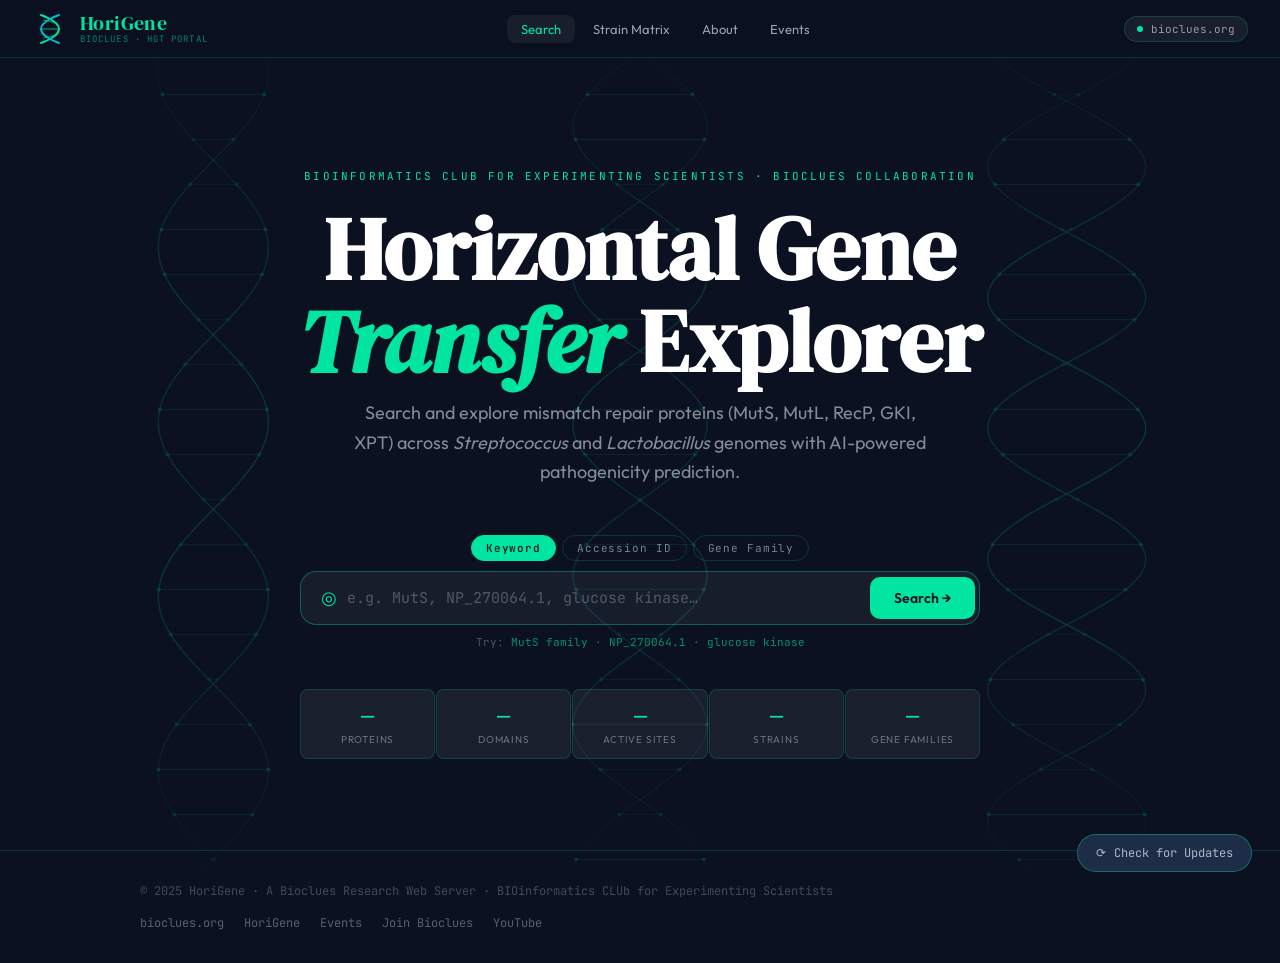
<file: frontend/index.html>
<!DOCTYPE html>
<html lang="en">
<head>
<meta charset="UTF-8">
<meta name="viewport" content="width=device-width, initial-scale=1.0">
<title>HoriGene | Bioclues Horizontal Gene Transfer Portal</title>
<link rel="preconnect" href="https://fonts.googleapis.com">
<link href="https://fonts.googleapis.com/css2?family=DM+Serif+Display:ital@0;1&family=JetBrains+Mono:wght@300;400;500&family=Outfit:wght@300;400;500;600&display=swap" rel="stylesheet">
<style>
:root{--ink:#0b1120;--ink-soft:#1e2d47;--sea:#0a3d62;--sea-mid:#1565c0;--cyan:#00bcd4;--bio:#00e5a0;--bio-dim:#00c97e;--warn:#ff6b35;--absent:#e53935;--present:#00c97e;--paper:#f0f4f8;--glass:rgba(255,255,255,0.06);--glass-b:rgba(255,255,255,0.12);--border:rgba(0,229,160,0.18);--border-s:rgba(0,229,160,0.35);--ff-head:'DM Serif Display',serif;--ff-body:'Outfit',sans-serif;--ff-mono:'JetBrains Mono',monospace;--r:8px;--r-lg:16px;}
*,*::before,*::after{box-sizing:border-box;margin:0;padding:0;}
html{scroll-behavior:smooth;}
body{font-family:var(--ff-body);background:var(--ink);color:#e8f0f8;min-height:100vh;overflow-x:hidden;}
#dna-canvas{position:fixed;top:0;left:0;width:100%;height:100%;pointer-events:none;z-index:0;opacity:.35;}
.page{position:relative;z-index:1;}
.topbar{display:flex;align-items:center;justify-content:space-between;padding:0 32px;height:58px;background:rgba(11,17,32,0.92);backdrop-filter:blur(14px);border-bottom:1px solid var(--border);position:sticky;top:0;z-index:100;}
.topbar-logo{display:flex;align-items:center;gap:12px;text-decoration:none;}
.logo-text{display:flex;flex-direction:column;line-height:1;}
.logo-text .name{font-family:var(--ff-head);font-size:20px;color:var(--bio);letter-spacing:.02em;}
.logo-text .sub{font-size:9px;font-family:var(--ff-mono);color:rgba(0,229,160,.55);letter-spacing:.12em;text-transform:uppercase;margin-top:2px;}
.topbar-nav{display:flex;gap:4px;align-items:center;}
.nav-btn{padding:6px 14px;border-radius:var(--r);border:none;background:transparent;color:rgba(232,240,248,.65);font-family:var(--ff-body);font-size:13px;cursor:pointer;transition:all .2s;}
.nav-btn:hover,.nav-btn.active{background:var(--glass);color:var(--bio);}
.bioclues-badge{display:flex;align-items:center;gap:8px;padding:5px 12px;border-radius:99px;border:1px solid var(--border);background:var(--glass);font-size:11px;color:rgba(232,240,248,.6);text-decoration:none;transition:all .25s;font-family:var(--ff-mono);}
.bioclues-badge:hover{border-color:var(--bio);color:var(--bio);}
.bioclues-dot{width:6px;height:6px;border-radius:50%;background:var(--bio);animation:pulse-dot 2s infinite;}
@keyframes pulse-dot{0%,100%{opacity:1;transform:scale(1)}50%{opacity:.5;transform:scale(.7)}}
.hero{min-height:88vh;display:flex;flex-direction:column;align-items:center;justify-content:center;text-align:center;padding:60px 24px 40px;}
.hero-eyebrow{font-family:var(--ff-mono);font-size:11px;letter-spacing:.2em;text-transform:uppercase;color:var(--bio);margin-bottom:20px;opacity:0;animation:fadeUp .7s .2s forwards;}
.hero-title{font-family:var(--ff-head);font-size:clamp(42px,7vw,88px);line-height:1.05;color:#fff;margin-bottom:10px;opacity:0;animation:fadeUp .7s .35s forwards;}
.hero-title em{font-style:italic;color:var(--bio);}
.hero-subtitle{font-size:clamp(14px,2vw,18px);color:rgba(232,240,248,.55);max-width:580px;line-height:1.65;margin-bottom:48px;opacity:0;animation:fadeUp .7s .5s forwards;}
.search-wrap{width:100%;max-width:680px;opacity:0;animation:fadeUp .7s .65s forwards;}
.search-type-tabs{display:flex;gap:6px;margin-bottom:10px;justify-content:center;}
.type-tab{padding:5px 14px;border-radius:99px;border:1px solid var(--border);background:transparent;color:rgba(232,240,248,.5);font-family:var(--ff-mono);font-size:11px;cursor:pointer;transition:all .2s;letter-spacing:.08em;}
.type-tab.active{background:var(--bio);border-color:var(--bio);color:var(--ink);font-weight:500;}
.search-box{display:flex;align-items:center;background:rgba(255,255,255,.05);border:1.5px solid var(--border-s);border-radius:var(--r-lg);padding:4px 4px 4px 20px;gap:10px;transition:border-color .25s,box-shadow .25s;}
.search-box:focus-within{border-color:var(--bio);box-shadow:0 0 0 3px rgba(0,229,160,.12),0 8px 32px rgba(0,0,0,.3);}
.search-icon{color:var(--bio);font-size:18px;flex-shrink:0;}
#search-input{flex:1;background:none;border:none;outline:none;color:#fff;font-family:var(--ff-mono);font-size:15px;padding:12px 0;}
#search-input::placeholder{color:rgba(232,240,248,.28);}
.search-btn{padding:12px 24px;border-radius:10px;border:none;background:var(--bio);color:var(--ink);font-family:var(--ff-body);font-weight:600;font-size:14px;cursor:pointer;transition:all .2s;white-space:nowrap;}
.search-btn:hover{background:var(--bio-dim);transform:translateY(-1px);}
.search-hint{margin-top:10px;font-size:11px;color:rgba(232,240,248,.3);font-family:var(--ff-mono);}
.stats-strip{display:flex;gap:1px;max-width:680px;width:100%;margin-top:40px;opacity:0;animation:fadeUp .7s .8s forwards;}
.stat-pill{flex:1;background:var(--glass);border:1px solid var(--border);border-radius:var(--r);padding:12px 10px;text-align:center;}
.stat-pill .num{font-family:var(--ff-mono);font-size:22px;color:var(--bio);}
.stat-pill .lbl{font-size:10px;color:rgba(232,240,248,.4);letter-spacing:.08em;text-transform:uppercase;margin-top:2px;}
.section{max-width:1000px;margin:0 auto;padding:40px 24px;}
.section-title{font-family:var(--ff-head);font-size:28px;color:#fff;margin-bottom:6px;}
.section-sub{font-size:13px;color:rgba(232,240,248,.45);margin-bottom:28px;font-family:var(--ff-mono);}
.spinner{width:36px;height:36px;border:3px solid var(--border);border-top-color:var(--bio);border-radius:50%;animation:spin .8s linear infinite;margin:40px auto;}
@keyframes spin{to{transform:rotate(360deg)}}
.hidden{display:none!important;}
.results-grid{display:grid;gap:12px;}
.result-card{background:rgba(255,255,255,.04);border:1px solid var(--border);border-radius:var(--r-lg);padding:20px 24px;cursor:pointer;transition:all .25s;display:grid;grid-template-columns:auto 1fr auto auto;gap:16px;align-items:center;}
.result-card:hover{border-color:var(--bio);background:rgba(0,229,160,.05);transform:translateX(4px);}
.family-badge{width:52px;height:52px;border-radius:12px;display:flex;align-items:center;justify-content:center;font-family:var(--ff-mono);font-size:11px;font-weight:500;text-transform:uppercase;letter-spacing:.05em;flex-shrink:0;}
.fam-gki{background:rgba(0,188,212,.15);color:#00bcd4;border:1px solid rgba(0,188,212,.3);}
.fam-mutl{background:rgba(156,39,176,.15);color:#ce93d8;border:1px solid rgba(156,39,176,.3);}
.fam-muts{background:rgba(0,229,160,.12);color:var(--bio);border:1px solid var(--border);}
.fam-recp{background:rgba(255,107,53,.15);color:#ff8a65;border:1px solid rgba(255,107,53,.3);}
.fam-xpt{background:rgba(255,193,7,.15);color:#ffd54f;border:1px solid rgba(255,193,7,.3);}
.fam-unknown{background:var(--glass);color:rgba(232,240,248,.4);border:1px solid var(--border);}
.card-main{overflow:hidden;}
.card-accession{font-family:var(--ff-mono);font-size:15px;color:#fff;margin-bottom:3px;}
.card-product{font-size:13px;color:rgba(232,240,248,.55);white-space:nowrap;overflow:hidden;text-overflow:ellipsis;}
.card-meta{display:flex;flex-direction:column;gap:4px;align-items:flex-end;flex-shrink:0;}
.meta-chip{font-family:var(--ff-mono);font-size:10px;padding:3px 8px;border-radius:99px;background:var(--glass);border:1px solid var(--border);color:rgba(232,240,248,.5);white-space:nowrap;}
.arrow-icon{color:rgba(232,240,248,.2);font-size:22px;transition:all .2s;}
.result-card:hover .arrow-icon{color:var(--bio);transform:translateX(4px);}
.detail-overlay{position:fixed;inset:0;background:rgba(11,17,32,.85);backdrop-filter:blur(8px);z-index:200;display:flex;align-items:center;justify-content:center;padding:24px;opacity:0;pointer-events:none;transition:opacity .3s;}
.detail-overlay.open{opacity:1;pointer-events:all;}
.detail-panel{background:var(--ink-soft);border:1px solid var(--border-s);border-radius:20px;width:100%;max-width:860px;max-height:90vh;overflow-y:auto;transform:translateY(20px);transition:transform .3s;position:relative;}
.detail-overlay.open .detail-panel{transform:translateY(0);}
.detail-header{padding:28px 32px 20px;border-bottom:1px solid var(--border);display:flex;align-items:flex-start;gap:16px;}
.detail-close{position:absolute;top:20px;right:20px;width:32px;height:32px;border-radius:50%;border:1px solid var(--border);background:var(--glass);color:rgba(232,240,248,.6);font-size:18px;cursor:pointer;display:flex;align-items:center;justify-content:center;transition:all .2s;}
.detail-close:hover{border-color:var(--warn);color:var(--warn);}
.detail-body{padding:24px 32px;}
.detail-grid{display:grid;grid-template-columns:1fr 1fr;gap:16px;margin-bottom:24px;}
.info-box{background:var(--glass);border:1px solid var(--border);border-radius:var(--r);padding:14px 16px;}
.info-label{font-family:var(--ff-mono);font-size:10px;letter-spacing:.1em;text-transform:uppercase;color:rgba(232,240,248,.35);margin-bottom:5px;}
.info-value{font-size:14px;color:#e8f0f8;word-break:break-all;}
.info-value.mono{font-family:var(--ff-mono);font-size:13px;}
.info-value.bio{color:var(--bio);}
.domain-track{background:rgba(0,0,0,.3);border-radius:var(--r);padding:20px;margin-bottom:20px;border:1px solid var(--border);}
.track-title{font-family:var(--ff-mono);font-size:11px;color:rgba(232,240,248,.4);letter-spacing:.1em;text-transform:uppercase;margin-bottom:14px;}
.track-bar-wrap{position:relative;height:28px;background:rgba(255,255,255,.04);border-radius:4px;margin-bottom:10px;overflow:visible;}
.track-segment{position:absolute;top:3px;height:22px;border-radius:4px;display:flex;align-items:center;justify-content:center;font-family:var(--ff-mono);font-size:9px;font-weight:500;overflow:hidden;white-space:nowrap;cursor:default;transition:opacity .2s;}
.track-segment:hover{opacity:.85;}
.sites-list{display:flex;flex-wrap:wrap;gap:6px;margin-bottom:20px;}
.site-chip{padding:4px 10px;border-radius:99px;background:rgba(255,107,53,.12);border:1px solid rgba(255,107,53,.25);font-family:var(--ff-mono);font-size:11px;color:#ff8a65;}
.strain-table{width:100%;border-collapse:collapse;font-size:12px;}
.strain-table th{font-family:var(--ff-mono);font-size:10px;letter-spacing:.08em;text-transform:uppercase;color:rgba(232,240,248,.35);padding:8px 12px;text-align:left;border-bottom:1px solid var(--border);}
.strain-table td{padding:8px 12px;border-bottom:1px solid rgba(255,255,255,.04);font-family:var(--ff-mono);font-size:12px;}
.strain-table tr:last-child td{border-bottom:none;}
.strain-table tr:hover td{background:var(--glass);}
.pill-present{display:inline-block;padding:2px 10px;border-radius:99px;background:rgba(0,229,160,.12);border:1px solid rgba(0,229,160,.3);color:var(--bio);font-size:10px;}
.pill-absent{display:inline-block;padding:2px 10px;border-radius:99px;background:rgba(229,57,53,.12);border:1px solid rgba(229,57,53,.3);color:#ef9a9a;font-size:10px;}
.refresh-bar{position:fixed;bottom:28px;right:28px;z-index:90;display:flex;flex-direction:column;gap:8px;align-items:flex-end;}
.refresh-btn{display:flex;align-items:center;gap:8px;padding:10px 18px;border-radius:99px;border:1.5px solid var(--border-s);background:var(--ink-soft);color:rgba(232,240,248,.7);font-family:var(--ff-mono);font-size:12px;cursor:pointer;transition:all .25s;backdrop-filter:blur(8px);}
.refresh-btn:hover{border-color:var(--bio);color:var(--bio);}
.refresh-btn.has-updates{border-color:var(--bio);color:var(--bio);animation:glow-pulse 2s infinite;}
@keyframes glow-pulse{0%,100%{box-shadow:0 0 0 0 rgba(0,229,160,.3)}50%{box-shadow:0 0 0 8px rgba(0,229,160,0)}}
.refresh-toast{background:var(--ink-soft);border:1px solid var(--border);border-radius:var(--r-lg);padding:14px 18px;font-size:12px;font-family:var(--ff-mono);max-width:300px;line-height:1.6;color:rgba(232,240,248,.7);}
.refresh-toast .toast-title{color:var(--bio);font-size:13px;margin-bottom:6px;}
.refresh-toast .toast-row{display:flex;justify-content:space-between;gap:16px;}
.refresh-toast .toast-val{color:#fff;}
.about-section{background:rgba(255,255,255,.025);border-top:1px solid var(--border);border-bottom:1px solid var(--border);padding:60px 24px;}
.about-inner{max-width:1000px;margin:0 auto;display:grid;grid-template-columns:1fr 1fr;gap:48px;align-items:start;}
.about-col h2{font-family:var(--ff-head);font-size:32px;color:#fff;margin-bottom:14px;}
.about-col p{font-size:14px;line-height:1.75;color:rgba(232,240,248,.55);margin-bottom:16px;}
.about-link{display:inline-flex;align-items:center;gap:6px;color:var(--bio);text-decoration:none;font-family:var(--ff-mono);font-size:12px;letter-spacing:.05em;transition:gap .2s;}
.about-link:hover{gap:10px;}
.team-grid{display:grid;grid-template-columns:1fr 1fr;gap:10px;}
.team-card{background:var(--glass);border:1px solid var(--border);border-radius:var(--r);padding:12px 14px;}
.team-name{font-size:13px;color:#e8f0f8;margin-bottom:2px;}
.team-role{font-family:var(--ff-mono);font-size:10px;color:var(--bio);letter-spacing:.05em;}
.events-section{max-width:1000px;margin:0 auto;padding:60px 24px;}
.events-grid{display:grid;grid-template-columns:repeat(auto-fit,minmax(280px,1fr));gap:16px;margin-top:28px;}
.event-card{background:var(--glass);border:1px solid var(--border);border-radius:var(--r-lg);padding:22px;transition:all .25s;text-decoration:none;display:block;}
.event-card:hover{border-color:var(--bio);transform:translateY(-3px);box-shadow:0 12px 32px rgba(0,0,0,.3);}
.event-tag{display:inline-block;padding:3px 10px;border-radius:99px;font-family:var(--ff-mono);font-size:10px;letter-spacing:.08em;text-transform:uppercase;margin-bottom:12px;}
.tag-conf{background:rgba(0,229,160,.12);border:1px solid rgba(0,229,160,.25);color:var(--bio);}
.tag-work{background:rgba(0,188,212,.12);border:1px solid rgba(0,188,212,.25);color:var(--cyan);}
.tag-prog{background:rgba(255,107,53,.12);border:1px solid rgba(255,107,53,.25);color:var(--warn);}
.event-title{font-family:var(--ff-head);font-size:18px;color:#fff;margin-bottom:8px;line-height:1.2;}
.event-desc{font-size:13px;color:rgba(232,240,248,.5);line-height:1.6;margin-bottom:14px;}
.event-date{font-family:var(--ff-mono);font-size:11px;color:rgba(232,240,248,.3);}
footer{border-top:1px solid var(--border);padding:32px 24px;text-align:center;}
.footer-inner{max-width:1000px;margin:0 auto;display:flex;align-items:center;justify-content:space-between;flex-wrap:wrap;gap:16px;}
.footer-copy{font-size:12px;color:rgba(232,240,248,.25);font-family:var(--ff-mono);}
.footer-links{display:flex;gap:20px;}
.footer-links a{font-size:12px;color:rgba(232,240,248,.35);text-decoration:none;font-family:var(--ff-mono);transition:color .2s;}
.footer-links a:hover{color:var(--bio);}
@keyframes fadeUp{from{opacity:0;transform:translateY(18px)}to{opacity:1;transform:translateY(0)}}
::-webkit-scrollbar{width:6px;}
::-webkit-scrollbar-track{background:transparent;}
::-webkit-scrollbar-thumb{background:var(--border-s);border-radius:3px;}
::-webkit-scrollbar-thumb:hover{background:var(--bio);}
@media(max-width:700px){.about-inner{grid-template-columns:1fr}.detail-grid{grid-template-columns:1fr}.topbar-nav{display:none}.card-meta{display:none}.team-grid{grid-template-columns:1fr}}
.empty-state{text-align:center;padding:60px 20px;color:rgba(232,240,248,.3);}
.empty-state p{font-size:14px;font-family:var(--ff-mono);}
.ml-wrap{overflow-x:auto;}
.ml-table{width:100%;border-collapse:collapse;font-size:11px;font-family:var(--ff-mono);}
.ml-table th{color:rgba(232,240,248,.35);padding:6px 10px;text-align:left;border-bottom:1px solid var(--border);}
.ml-table td{padding:6px 10px;border-bottom:1px solid rgba(255,255,255,.03);}
.ml-table tr:hover td{background:var(--glass);}
.error-bar{display:inline-block;height:6px;border-radius:3px;vertical-align:middle;margin-right:6px;}
</style>
</head>
<body>
<canvas id="dna-canvas"></canvas>
<div class="page">

<header class="topbar">
  <a class="topbar-logo" href="#">
    <svg width="36" height="36" viewBox="0 0 36 36" fill="none">
      <path d="M9 4 C9 4 27 10 27 18 C27 26 9 32 9 32" stroke="#00e5a0" stroke-width="2" fill="none" stroke-linecap="round"/>
      <path d="M27 4 C27 4 9 10 9 18 C9 26 27 32 27 32" stroke="#00bcd4" stroke-width="2" fill="none" stroke-linecap="round"/>
      <line x1="11" y1="9" x2="25" y2="12" stroke="#00e5a0" stroke-width="1.2" opacity="0.6"/>
      <line x1="10" y1="18" x2="26" y2="18" stroke="#00e5a0" stroke-width="1.2" opacity="0.6"/>
      <line x1="11" y1="27" x2="25" y2="24" stroke="#00e5a0" stroke-width="1.2" opacity="0.6"/>
    </svg>
    <div class="logo-text">
      <span class="name">HoriGene</span>
      <span class="sub">Bioclues &middot; HGT Portal</span>
    </div>
  </a>
  <nav class="topbar-nav">
    <button class="nav-btn active" onclick="showView('search')">Search</button>
    <button class="nav-btn" onclick="showView('strains')">Strain Matrix</button>
    <button class="nav-btn" onclick="showView('about')">About</button>
    <button class="nav-btn" onclick="showView('events')">Events</button>
  </nav>
  <a class="bioclues-badge" href="https://bioclues.org" target="_blank" rel="noopener">
    <span class="bioclues-dot"></span>bioclues.org
  </a>
</header>

<!-- SEARCH VIEW -->
<div id="view-search">
  <section class="hero">
    <p class="hero-eyebrow">BIOinformatics CLUb for Experimenting Scientists &middot; Bioclues Collaboration</p>
    <h1 class="hero-title">Horizontal Gene<br><em>Transfer</em> Explorer</h1>
    <p class="hero-subtitle">Search and explore mismatch repair proteins (MutS, MutL, RecP, GKI, XPT) across <em>Streptococcus</em> and <em>Lactobacillus</em> genomes with AI-powered pathogenicity prediction.</p>
    <div class="search-wrap">
      <div class="search-type-tabs">
        <button class="type-tab active" data-type="keyword" onclick="setType(this,'keyword')">Keyword</button>
        <button class="type-tab" data-type="accession" onclick="setType(this,'accession')">Accession ID</button>
        <button class="type-tab" data-type="family" onclick="setType(this,'family')">Gene Family</button>
      </div>
      <div class="search-box">
        <span class="search-icon">&#9678;</span>
        <input id="search-input" type="text" placeholder="e.g. MutS, NP_270064.1, glucose kinase&hellip;" autocomplete="off" onkeydown="if(event.key==='Enter')doSearch()">
        <button class="search-btn" onclick="doSearch()">Search &rarr;</button>
      </div>
      <p class="search-hint">Try: <span style="color:rgba(0,229,160,.6);cursor:pointer" onclick="quickSearch('muts','family')">MutS family</span> &middot; <span style="color:rgba(0,229,160,.6);cursor:pointer" onclick="quickSearch('NP_270064.1','accession')">NP_270064.1</span> &middot; <span style="color:rgba(0,229,160,.6);cursor:pointer" onclick="quickSearch('glucose kinase','keyword')">glucose kinase</span></p>
    </div>
    <div class="stats-strip">
      <div class="stat-pill"><div class="num" id="stat-proteins">&#8212;</div><div class="lbl">Proteins</div></div>
      <div class="stat-pill"><div class="num" id="stat-domains">&#8212;</div><div class="lbl">Domains</div></div>
      <div class="stat-pill"><div class="num" id="stat-sites">&#8212;</div><div class="lbl">Active Sites</div></div>
      <div class="stat-pill"><div class="num" id="stat-strains">&#8212;</div><div class="lbl">Strains</div></div>
      <div class="stat-pill"><div class="num" id="stat-families">&#8212;</div><div class="lbl">Gene Families</div></div>
    </div>
  </section>
  <div class="section" id="results-section" style="display:none">
    <h2 class="section-title" id="results-title">Results</h2>
    <p class="section-sub" id="results-sub"></p>
    <div id="spinner" class="spinner hidden"></div>
    <div id="results-grid" class="results-grid"></div>
    <div id="empty-state" class="empty-state hidden"><p>No proteins found for this query.</p></div>
  </div>
</div>

<!-- STRAIN MATRIX VIEW -->
<div id="view-strains" class="hidden">
  <div class="section">
    <h2 class="section-title">Strain Presence / Absence Matrix</h2>
    <p class="section-sub">Gene distribution across Streptococcus and Lactobacillus strains</p>
    <div id="strain-spinner" class="spinner"></div>
    <div id="strain-table-wrap" class="hidden"></div>
  </div>
</div>

<!-- ABOUT VIEW -->
<div id="view-about" class="hidden">
  <div class="about-section">
    <div class="about-inner">
      <div class="about-col">
        <h2>About HoriGene</h2>
        <p>HoriGene is a bioinformatics web server developed under the <strong style="color:#e8f0f8">Bioclues</strong> research consortium, focusing on Horizontal Gene Transfer (HGT) in bacterial pathogens.</p>
        <p>Using an AI/ML model based on unsupervised learning on human fungal pathogenesis datasets, HoriGene discovers classification features that predict correlations between pathogenesis and horizontal transfer events.</p>
        <p>The portal studies five key gene families &mdash; MutS, MutL, RecP, GKI, and XPT &mdash; across <em>Streptococcus pyogenes</em> and <em>Lactobacillus</em> strains, revealing patterns of gene presence, absence, and horizontal acquisition.</p>
        <a class="about-link" href="https://bioclues.org/horigene/" target="_blank">Read more on Bioclues &rarr;</a>
      </div>
      <div class="about-col">
        <h2>The Team</h2>
        <div class="team-grid">
          <div class="team-card"><div class="team-name">Prashanth N Suravajhala</div><div class="team-role">Principal Investigator</div></div>
          <div class="team-card"><div class="team-name">VS Sundararajan</div><div class="team-role">Principal Investigator</div></div>
          <div class="team-card"><div class="team-name">Gautam Dhandh</div><div class="team-role">Contributor</div></div>
          <div class="team-card"><div class="team-name">Girik Malik</div><div class="team-role">Contributor</div></div>
          <div class="team-card"><div class="team-name">Akshay Zawar</div><div class="team-role">Contributor</div></div>
          <div class="team-card" style="border-color:rgba(0,229,160,.3)"><div class="team-name" style="color:var(--bio)">Bioclues Society</div><div class="team-role">14,600+ Members &middot; 43 Countries</div></div>
        </div>
        <br>
        <p style="font-size:13px;color:rgba(232,240,248,.4)">Founded in 2005, Bioclues is India's largest bioinformatics society. <strong style="color:rgba(232,240,248,.6)">BIOinformatics CLUb for Experimenting Scientists.</strong></p>
        <a class="about-link" href="https://bioclues.org/who-we-are/" target="_blank">Meet the full team &rarr;</a>
      </div>
    </div>
  </div>
  <div class="section">
    <h2 class="section-title">ML Algorithm Benchmarks</h2>
    <p class="section-sub">Relative error % across prediction features &mdash; lower is better</p>
    <div id="ml-table-wrap" class="ml-wrap"><div class="spinner"></div></div>
  </div>
</div>

<!-- EVENTS VIEW -->
<div id="view-events" class="hidden">
  <div class="events-section">
    <p class="hero-eyebrow" style="opacity:1;margin-bottom:12px">Bioclues Events</p>
    <h2 class="section-title">Conferences &amp; Programs</h2>
    <p class="section-sub">In collaboration with Bioclues &middot; <a href="https://bioclues.org/events/" target="_blank" style="color:var(--bio);text-decoration:none">bioclues.org/events</a></p>
    <div class="events-grid">
      <a class="event-card" href="https://bioclues.org/events/inbix/" target="_blank"><span class="event-tag tag-conf">Conference</span><div class="event-title">INBIX 2026</div><div class="event-desc">The Indian Conference on Bioinformatics. India's premier annual bioinformatics conference bridging genomic science with community health.</div><div class="event-date">Upcoming &middot; 2026</div></a>
      <a class="event-card" href="https://bioclues.org/sanbix/" target="_blank"><span class="event-tag tag-conf">Conference</span><div class="event-title">SANBIX</div><div class="event-desc">South Asian Network Bioinformatics Exchange &mdash; bringing together researchers from South Asia and beyond.</div><div class="event-date">bioclues.org/sanbix</div></a>
      <a class="event-card" href="https://bioclues.org/gbes2026/" target="_blank"><span class="event-tag tag-work">Workshop</span><div class="event-title">GBES 2026</div><div class="event-desc">Genome Biology and Evolutionary Systems. Hands-on workshop series for computational biologists.</div><div class="event-date">2026</div></a>
      <a class="event-card" href="https://bioclues.org/in-sciversation/" target="_blank"><span class="event-tag tag-prog">Perpetual</span><div class="event-title">In Sciversation</div><div class="event-desc">Ongoing science conversation series &mdash; journal clubs, webinars, and mentoring sessions connecting researchers worldwide.</div><div class="event-date">Perpetual &middot; Ongoing</div></a>
      <a class="event-card" href="https://bioclues.org/bixs/" target="_blank"><span class="event-tag tag-prog">Outreach</span><div class="event-title">BIXS &mdash; Bioinformatics for Children</div><div class="event-desc">Teaching bioinformatics to school children. New cohort starting soon. Bridging the gap between young minds and computational biology.</div><div class="event-date">New cohort starting soon</div></a>
      <a class="event-card" href="https://bioclues.org/women-in-biology/" target="_blank"><span class="event-tag tag-prog">Forum</span><div class="event-title">Women in Biology (WiB)</div><div class="event-desc">Mentorship and support for women in computational biology and bioinformatics.</div><div class="event-date">Ongoing</div></a>
      <div class="event-card" style="cursor:default"><span class="event-tag tag-conf">Past</span><div class="event-title">#INBIX2025</div><div class="event-desc">Theme: "Action Towards Genomics and Community Health (ATGC)". Held November 13&ndash;15, 2025.</div><div class="event-date">Nov 13&ndash;15, 2025</div></div>
      <a class="event-card" href="https://www.youtube.com/biocluesin" target="_blank"><span class="event-tag tag-work">Resources</span><div class="event-title">Bioclues YouTube</div><div class="event-desc">All conference recordings, LanBix2022 video abstracts, workshop recordings, and webinar archives free to access.</div><div class="event-date">youtube.com/biocluesin</div></a>
    </div>
  </div>
</div>

<footer>
  <div class="footer-inner">
    <span class="footer-copy">&copy; 2025 HoriGene &middot; A Bioclues Research Web Server &middot; BIOinformatics CLUb for Experimenting Scientists</span>
    <div class="footer-links">
      <a href="https://bioclues.org" target="_blank">bioclues.org</a>
      <a href="https://bioclues.org/horigene/" target="_blank">HoriGene</a>
      <a href="https://bioclues.org/events/" target="_blank">Events</a>
      <a href="https://bioclues.org/join-us/" target="_blank">Join Bioclues</a>
      <a href="https://www.youtube.com/biocluesin" target="_blank">YouTube</a>
    </div>
  </div>
</footer>
</div>

<!-- PROTEIN DETAIL OVERLAY -->
<div class="detail-overlay" id="detail-overlay" onclick="closeDetail(event)">
  <div class="detail-panel" id="detail-panel">
    <button class="detail-close" onclick="closeDetailBtn()">&#x2715;</button>
    <div class="detail-header" id="detail-header"></div>
    <div class="detail-body" id="detail-body"></div>
  </div>
</div>

<!-- DATA REFRESH CORNER -->
<div class="refresh-bar">
  <div id="refresh-toast" class="refresh-toast hidden"></div>
  <button class="refresh-btn hidden" id="refresh-btn" onclick="refreshData()" style="background:rgba(0,229,160,.1);border-color:var(--bio);color:var(--bio)">&#x21BB; Refresh Data</button>
  <button class="refresh-btn" id="check-btn" onclick="checkData()"><span>&#x27F3;</span> Check for Updates</button>
</div>

<script>
// ── DNA HELIX ANIMATION ───────────────────────────────────────────────────
(function(){
  var canvas=document.getElementById('dna-canvas'),ctx=canvas.getContext('2d'),t=0,W,H;
  function resize(){W=canvas.width=window.innerWidth;H=canvas.height=window.innerHeight;}
  window.addEventListener('resize',resize);resize();
  function draw(){
    ctx.clearRect(0,0,W,H);t+=0.008;
    var strands=3;
    for(var s=0;s<strands;s++){
      var xBase=(s+0.5)*(W/strands),amp=55+s*12,freq=0.018+s*0.003,phase=s*1.8;
      for(var strand=0;strand<2;strand++){
        var phOff=strand*Math.PI;
        ctx.beginPath();
        for(var y=-20;y<H+20;y+=3){
          var x=xBase+Math.sin(y*freq+t+phase+phOff)*amp;
          y===-20?ctx.moveTo(x,y):ctx.lineTo(x,y);
        }
        var g=ctx.createLinearGradient(0,0,0,H);
        var c=strand===0?'0,229,160':'0,188,212';
        g.addColorStop(0,'rgba('+c+',0)');g.addColorStop(0.3,'rgba('+c+',.45)');
        g.addColorStop(0.7,'rgba('+c+',.45)');g.addColorStop(1,'rgba('+c+',0)');
        ctx.strokeStyle=g;ctx.lineWidth=1.5;ctx.stroke();
      }
      var rungs=20;
      for(var i=0;i<rungs;i++){
        var ry=(i/rungs)*H+(t*18)%(H/rungs);
        if(ry<0||ry>H)continue;
        var x1=xBase+Math.sin(ry*freq+t+phase)*amp;
        var x2=xBase+Math.sin(ry*freq+t+phase+Math.PI)*amp;
        var al=0.12+0.22*Math.abs(Math.sin(ry*freq+t+phase));
        ctx.beginPath();ctx.moveTo(x1,ry);ctx.lineTo(x2,ry);
        ctx.strokeStyle='rgba(0,229,160,'+al+')';ctx.lineWidth=1;ctx.stroke();
        [x1,x2].forEach(function(x){ctx.beginPath();ctx.arc(x,ry,2,0,Math.PI*2);ctx.fillStyle='rgba(0,229,160,'+(al*1.4)+')';ctx.fill();});
      }
    }
    requestAnimationFrame(draw);
  }
  draw();
})();

// ── APP ───────────────────────────────────────────────────────────────────
var API='http://localhost:5000';
var currentType='keyword';

function showView(view){
  ['search','strains','about','events'].forEach(function(v){
    document.getElementById('view-'+v).classList.toggle('hidden',v!==view);
  });
  document.querySelectorAll('.nav-btn').forEach(function(b,i){
    b.classList.toggle('active',['search','strains','about','events'][i]===view);
  });
  if(view==='strains')loadStrains();
  if(view==='about')loadML();
}

async function loadStats(){
  try{
    var r=await fetch(API+'/api/data/status');
    var d=await r.json();
    document.getElementById('stat-proteins').textContent=d.proteins??'0';
    document.getElementById('stat-domains').textContent=d.domains??'0';
    document.getElementById('stat-sites').textContent=d.sites??'0';
    document.getElementById('stat-strains').textContent=d.strains??'0';
    document.getElementById('stat-families').textContent=d.gene_families?d.gene_families.length:'0';
  }catch(e){console.warn('Backend not reachable');}
}
loadStats();

function setType(el,type){
  currentType=type;
  document.querySelectorAll('.type-tab').forEach(function(t){t.classList.remove('active');});
  el.classList.add('active');
  var hints={keyword:'e.g. glucose kinase, mismatch repair\u2026',accession:'e.g. NP_270064.1, AAK34323.1\u2026',family:'gki \u00b7 mutl \u00b7 muts \u00b7 recp \u00b7 xpt'};
  document.getElementById('search-input').placeholder=hints[type]||'';
}

function quickSearch(q,type){
  document.getElementById('search-input').value=q;
  document.querySelectorAll('.type-tab').forEach(function(t){if(t.dataset.type===type)t.click();});
  doSearch();
}

async function doSearch(){
  var q=document.getElementById('search-input').value.trim();
  if(!q)return;
  var sec=document.getElementById('results-section'),grid=document.getElementById('results-grid');
  var spin=document.getElementById('spinner'),empty=document.getElementById('empty-state');
  var titleEl=document.getElementById('results-title'),subEl=document.getElementById('results-sub');
  sec.style.display='block';spin.classList.remove('hidden');
  grid.innerHTML='';empty.classList.add('hidden');
  titleEl.textContent='Searching\u2026';subEl.textContent='';
  try{
    var r=await fetch(API+'/api/search?q='+encodeURIComponent(q)+'&type='+currentType+'&limit=30');
    var d=await r.json();
    spin.classList.add('hidden');
    titleEl.textContent='Results for "'+q+'"';
    subEl.textContent=d.total+' protein'+(d.total!==1?'s':'')+' found \u00b7 '+currentType+' search';
    if(!d.results||d.results.length===0){empty.classList.remove('hidden');return;}
    grid.innerHTML=d.results.map(function(p){
      return '<div class="result-card" onclick="openDetail(\''+p.accession.replace(/'/g,"\\'")+'\')">'
        +'<div class="family-badge fam-'+(p.gene_family||'unknown')+'">'+(p.gene_family||'?').toUpperCase()+'</div>'
        +'<div class="card-main"><div class="card-accession">'+p.accession+'</div>'
        +'<div class="card-product">'+(p.product||'Protein \u2014 no annotation')+'</div></div>'
        +'<div class="card-meta">'
        +(p.ec_number?'<span class="meta-chip">EC '+p.ec_number+'</span>':'')
        +(p.domain_count?'<span class="meta-chip">'+p.domain_count+' domain'+(p.domain_count>1?'s':'')+'</span>':'')
        +(p.length?'<span class="meta-chip">'+p.length+' aa</span>':'')
        +'</div><span class="arrow-icon">\u203a</span></div>';
    }).join('');
  }catch(e){
    spin.classList.add('hidden');
    titleEl.textContent='Backend not reachable';
    subEl.textContent='Make sure Flask is running on localhost:5000';
  }
}

async function openDetail(accession){
  var overlay=document.getElementById('detail-overlay');
  var header=document.getElementById('detail-header'),body=document.getElementById('detail-body');
  header.innerHTML='<div class="spinner" style="margin:0 auto"></div>';
  body.innerHTML='';overlay.classList.add('open');document.body.style.overflow='hidden';
  try{
    var r=await fetch(API+'/api/protein/'+encodeURIComponent(accession));
    var d=await r.json();var p=d.protein;
    header.innerHTML='<div class="family-badge fam-'+p.gene_family+'" style="width:64px;height:64px;font-size:13px">'+p.gene_family.toUpperCase()+'</div>'
      +'<div><div style="font-family:var(--ff-mono);font-size:20px;color:#fff;margin-bottom:4px">'+p.accession+'</div>'
      +'<div style="font-size:15px;color:rgba(232,240,248,.6)">'+(p.product||'No product annotation')+'</div>'
      +(p.ec_number?'<div style="margin-top:6px"><span class="meta-chip">EC '+p.ec_number+'</span></div>':'')+'</div>';
    var infoHtml='<div class="detail-grid">'
      +'<div class="info-box"><div class="info-label">Accession</div><div class="info-value mono bio">'+p.accession+'</div></div>'
      +'<div class="info-box"><div class="info-label">Gene Family</div><div class="info-value">'+p.gene_family.toUpperCase()+'</div></div>'
      +'<div class="info-box"><div class="info-label">Product</div><div class="info-value">'+(p.product||'\u2014')+'</div></div>'
      +'<div class="info-box"><div class="info-label">Length</div><div class="info-value mono">'+(p.length?p.length+' aa':'\u2014')+'</div></div>'
      +'<div class="info-box"><div class="info-label">EC Number</div><div class="info-value mono">'+(p.ec_number||'\u2014')+'</div></div>'
      +'<div class="info-box"><div class="info-label">Source</div><div class="info-value" style="font-size:11px">'+(p.source_file||'\u2014')+'</div></div>'
      +'</div>';
    if(d.domains&&d.domains.length>0){
      var len=p.length||400;
      var cols=['#00bcd4','#ce93d8','#00e5a0','#ff8a65','#ffd54f','#80cbc4'];
      var segs=d.domains.map(function(dom,i){
        var s=dom.start_pos||0,e=dom.end_pos||len;
        var left=((s/len)*100).toFixed(1),width=Math.max(2,((e-s)/len*100)).toFixed(1);
        var col=cols[i%cols.length];
        var name=(dom.region_name||dom.db_xref||'Region').substring(0,16);
        return '<div class="track-segment" style="left:'+left+'%;width:'+width+'%;background:'+col+'22;border:1px solid '+col+'66;color:'+col+'" title="'+(dom.region_name||'')+' ['+(dom.start_pos||0)+'-'+(dom.end_pos||0)+']">'+(width>6?name:'')+'</div>';
      }).join('');
      infoHtml+='<div class="domain-track"><div class="track-title">Domain Architecture ('+d.domains.length+' domain'+(d.domains.length>1?'s':'')+')</div>'
        +'<div class="track-bar-wrap">'+segs+'</div>'
        +'<div style="display:flex;flex-wrap:wrap;gap:6px;margin-top:10px">'+d.domains.map(function(dom,i){
          var col=cols[i%cols.length];
          return '<span style="font-size:10px;font-family:var(--ff-mono);color:'+col+'">\u25aa '+(dom.region_name||dom.db_xref||'Region')+' ['+(dom.start_pos||'?')+'\u2013'+(dom.end_pos||'?')+']</span>';
        }).join('')+'</div></div>';
    }
    if(d.sites&&d.sites.length>0){
      infoHtml+='<div style="margin-bottom:20px"><div class="track-title" style="font-family:var(--ff-mono);font-size:11px;color:rgba(232,240,248,.35);letter-spacing:.1em;text-transform:uppercase;margin-bottom:10px">Active / Binding Sites ('+d.sites.length+')</div>'
        +'<div class="sites-list">'+d.sites.map(function(s){return '<span class="site-chip" title="'+(s.note||'')+'">'+(s.site_type||'Site')+': '+s.residues+'</span>';}).join('')+'</div></div>';
    }
    if(d.strain_presence&&d.strain_presence.length>0){
      infoHtml+='<div style="margin-bottom:20px"><div class="track-title" style="font-family:var(--ff-mono);font-size:11px;color:rgba(232,240,248,.35);letter-spacing:.1em;text-transform:uppercase;margin-bottom:10px">Strain Distribution ('+d.strain_presence.length+' strains)</div>'
        +'<div style="max-height:220px;overflow-y:auto"><table class="strain-table"><thead><tr><th>Strain</th><th>Status</th><th>Accession</th></tr></thead><tbody>'
        +d.strain_presence.map(function(s){return '<tr><td>'+s.strain_name+'</td><td>'+(s.present?'<span class="pill-present">\u2713 Present</span>':'<span class="pill-absent">\u2717 Absent</span>')+'</td><td style="color:rgba(232,240,248,.4)">'+(s.accession||'\u2014')+'</td></tr>';}).join('')
        +'</tbody></table></div></div>';
    }
    body.innerHTML=infoHtml;
  }catch(e){body.innerHTML='<p style="color:rgba(232,240,248,.4);padding:20px">Could not load protein details. Is Flask running?</p>';}
}

function closeDetail(e){if(e.target===document.getElementById('detail-overlay'))closeDetailBtn();}
function closeDetailBtn(){document.getElementById('detail-overlay').classList.remove('open');document.body.style.overflow='';}

async function loadStrains(){
  var wrap=document.getElementById('strain-table-wrap'),spin=document.getElementById('strain-spinner');
  if(!wrap.classList.contains('hidden'))return;
  try{
    var r=await fetch(API+'/api/strains');var data=await r.json();
    spin.classList.add('hidden');
    var families=['gki','mutl','muts','recp','xpt'];
    var famColors={gki:'#00bcd4',mutl:'#ce93d8',muts:'#00e5a0',recp:'#ff8a65',xpt:'#ffd54f'};
    var html='<div style="overflow-x:auto"><table class="strain-table"><thead><tr><th>Strain</th>'
      +families.map(function(f){return '<th style="color:'+famColors[f]+'">'+f.toUpperCase()+'</th>';}).join('')+'</tr></thead><tbody>';
    data.forEach(function(row){
      var byFam={};row.genes.forEach(function(g){byFam[g.gene_family]=g;});
      html+='<tr><td style="font-family:var(--ff-body);white-space:nowrap">'+row.strain+'</td>'
        +families.map(function(f){var g=byFam[f];if(!g)return '<td><span style="color:rgba(232,240,248,.2);font-size:10px">\u2014</span></td>';return '<td>'+(g.present?'<span class="pill-present">\u2713</span>':'<span class="pill-absent">\u2717</span>')+'</td>';}).join('')+'</tr>';
    });
    html+='</tbody></table></div>';
    wrap.innerHTML=html;wrap.classList.remove('hidden');
  }catch(e){spin.classList.add('hidden');wrap.innerHTML='<p style="color:rgba(232,240,248,.4);font-family:var(--ff-mono);font-size:13px">Backend not reachable. Start Flask on localhost:5000.</p>';wrap.classList.remove('hidden');}
}

async function loadML(){
  var wrap=document.getElementById('ml-table-wrap');
  if(wrap.querySelector('table'))return;
  try{
    var r=await fetch(API+'/api/protein/NP_269602.1');var d2=await r.json();
    var ml=d2.ml_scores||[];
    if(!ml.length){wrap.innerHTML='<p style="color:rgba(232,240,248,.3);font-size:13px">No ML data loaded.</p>';return;}
    var features=[...new Set(ml.map(function(m){return m.feature_name;}))];
    var algos=[...new Set(ml.map(function(m){return m.algorithm;}))];
    var html='<table class="ml-table"><thead><tr><th>Feature</th>'+algos.map(function(a){return '<th>'+a+'</th>';}).join('')+'</tr></thead><tbody>';
    features.forEach(function(feat){
      html+='<tr><td style="color:#e8f0f8">'+feat+'</td>';
      algos.forEach(function(algo){
        var row=ml.find(function(m){return m.feature_name===feat&&m.algorithm===algo;});
        if(!row){html+='<td>\u2014</td>';return;}
        var err=row.error_percent,pct=Math.min(err/100*100,100);
        var col=err<5?'#00e5a0':err<40?'#ffd54f':'#ef9a9a';
        html+='<td><span class="error-bar" style="width:'+pct+'px;background:'+col+'44;border:1px solid '+col+'66"></span><span style="color:'+col+'">'+err.toFixed(2)+'%</span></td>';
      });
      html+='</tr>';
    });
    html+='</tbody></table>';wrap.innerHTML=html;
  }catch(e){wrap.innerHTML='<p style="color:rgba(232,240,248,.3);font-size:13px;font-family:var(--ff-mono)">Start the Flask backend to see ML benchmark data.</p>';}
}

async function checkData(){
  var btn=document.getElementById('check-btn'),toast=document.getElementById('refresh-toast'),rfBtn=document.getElementById('refresh-btn');
  btn.innerHTML='<span style="display:inline-block;animation:spin .8s linear infinite">\u27F3</span> Checking\u2026';
  try{
    var r=await fetch(API+'/api/data/check');var d=await r.json();
    btn.innerHTML='\u27F3 Check for Updates';
    if(d.has_updates){
      btn.classList.add('has-updates');rfBtn.classList.remove('hidden');
      toast.innerHTML='<div class="toast-title">\u2756 Updates found</div><div class="toast-row"><span>New files</span><span class="toast-val">'+(d.new_files?d.new_files.length:0)+'</span></div><div class="toast-row"><span>Changed files</span><span class="toast-val">'+(d.changed_files?d.changed_files.length:0)+'</span></div><div style="margin-top:8px;font-size:10px;opacity:.6">Click Refresh Data to ingest</div>';
      toast.classList.remove('hidden');
    }else{
      btn.classList.remove('has-updates');rfBtn.classList.add('hidden');
      toast.innerHTML='<div class="toast-title" style="color:rgba(232,240,248,.6)">\u2713 Data is up to date</div><div style="font-size:11px;opacity:.5;margin-top:4px">No new files found</div>';
      toast.classList.remove('hidden');setTimeout(function(){toast.classList.add('hidden');},3000);
    }
  }catch(e){
    btn.innerHTML='\u27F3 Check for Updates';
    toast.innerHTML='<div style="color:#ef9a9a">Backend not reachable.<br>Start Flask on localhost:5000</div>';
    toast.classList.remove('hidden');setTimeout(function(){toast.classList.add('hidden');},4000);
  }
}

async function refreshData(){
  var rfBtn=document.getElementById('refresh-btn'),toast=document.getElementById('refresh-toast');
  rfBtn.innerHTML='<span style="display:inline-block;animation:spin .8s linear infinite">\u21BB</span> Ingesting\u2026';rfBtn.disabled=true;
  try{
    var r=await fetch(API+'/api/data/refresh',{method:'POST'});var d=await r.json();
    rfBtn.innerHTML='\u21BB Refresh Data';rfBtn.disabled=false;rfBtn.classList.add('hidden');
    document.getElementById('check-btn').classList.remove('has-updates');
    toast.innerHTML='<div class="toast-title">\u2756 Data refreshed</div>'
      +'<div class="toast-row"><span>Files processed</span><span class="toast-val">'+(d.files_processed?d.files_processed.length:0)+'</span></div>'
      +'<div class="toast-row"><span>Proteins added</span><span class="toast-val">'+(d.proteins_added||0)+'</span></div>'
      +'<div class="toast-row"><span>Domains added</span><span class="toast-val">'+(d.domains_added||0)+'</span></div>'
      +(d.errors&&d.errors.length?'<div style="color:#ef9a9a;margin-top:6px;font-size:10px">\u26a0 '+d.errors.length+' error(s)</div>':'');
    toast.classList.remove('hidden');loadStats();setTimeout(function(){toast.classList.add('hidden');},5000);
  }catch(e){rfBtn.innerHTML='\u21BB Refresh Data';rfBtn.disabled=false;}
}
</script>
</body>
</html>
</file>
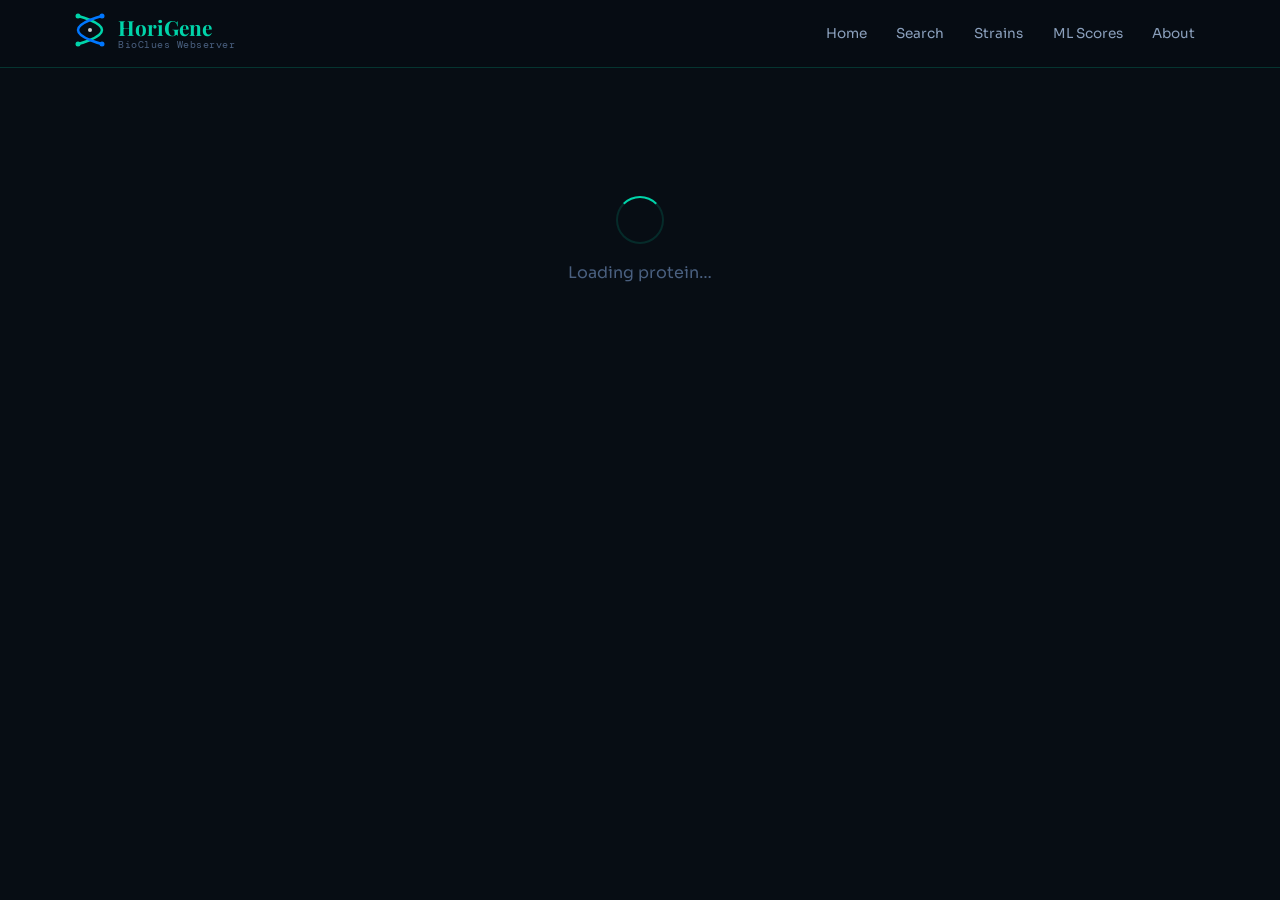
<file: frontend/detail.html>
<!DOCTYPE html>
<html lang="en">
<head>
  <meta charset="UTF-8" /><meta name="viewport" content="width=device-width, initial-scale=1.0" />
  <title>Protein Detail — HoriGene</title>
  <link rel="preconnect" href="https://fonts.googleapis.com" />
  <link href="https://fonts.googleapis.com/css2?family=Playfair+Display:ital,wght@0,400;0,700;0,900;1,400&family=DM+Mono:wght@300;400;500&family=Sora:wght@300;400;600;700&display=swap" rel="stylesheet" />
  <link rel="stylesheet" href="assets/style.css" />
</head>
<body>
<nav class="nav scrolled" id="nav">
  <div class="nav-inner">
    <a href="index.html" class="nav-logo">
      <div class="logo-helix"><svg width="36" height="36" viewBox="0 0 36 36" fill="none"><path d="M6 4 C6 4 30 10 30 18 C30 26 6 32 6 32" stroke="#00d4aa" stroke-width="2.5" fill="none" stroke-linecap="round"/><path d="M30 4 C30 4 6 10 6 18 C6 26 30 32 30 32" stroke="#0077ff" stroke-width="2.5" fill="none" stroke-linecap="round"/><circle cx="6" cy="4" r="2.5" fill="#00d4aa"/><circle cx="30" cy="4" r="2.5" fill="#0077ff"/><circle cx="18" cy="18" r="2" fill="#fff" opacity="0.8"/><circle cx="6" cy="32" r="2.5" fill="#00d4aa"/><circle cx="30" cy="32" r="2.5" fill="#0077ff"/></svg></div>
      <div class="logo-text"><span class="logo-main">HoriGene</span><span class="logo-sub">BioClues Webserver</span></div>
    </a>
    <div class="nav-links">
      <a href="index.html" class="nav-link">Home</a>
      <a href="search.html" class="nav-link">Search</a>
      <a href="strains.html" class="nav-link">Strains</a>
      <a href="ml.html" class="nav-link">ML Scores</a>
      <a href="about.html" class="nav-link">About</a>
    </div>
    <button class="nav-hamburger" id="hamburger"><span></span><span></span><span></span></button>
  </div>
</nav>

<div class="detail-page" id="detailPage">
  <div class="loading-state" style="padding-top:8rem">
    <div class="loading-dna"></div><p>Loading protein…</p>
  </div>
</div>

<script src="assets/app.js"></script>
<script>
const API = 'http://localhost:5000';
const acc = new URLSearchParams(location.search).get('acc');

async function loadProtein() {
  if (!acc) { document.getElementById('detailPage').innerHTML = '<div class="container" style="padding-top:6rem"><p>No accession specified.</p></div>'; return; }
  try {
    const data = await fetch(API + '/api/protein/' + encodeURIComponent(acc)).then(r => { if (!r.ok) throw r; return r.json(); });
    render(data);
  } catch (e) {
    document.getElementById('detailPage').innerHTML = `<div class="container" style="padding-top:6rem">
      <div class="empty-state"><div class="empty-helix">⚠️</div>
      <div class="empty-title">Protein not found</div>
      <div class="empty-sub">Accession <code>${acc}</code> was not found in the database.</div>
      <a href="search.html" style="color:var(--teal);margin-top:1rem;display:inline-block">← Back to search</a>
      </div></div>`;
  }
}

function render(data) {
  const p = data.protein;
  const maxLen = p.length || 1000;

  document.title = `${p.accession} — HoriGene`;

  const domainsHTML = data.domains.length ? data.domains.map(d => `
    <div class="domain-row">
      <div class="domain-name">${d.region_name || 'Domain'}</div>
      <div class="domain-bar-wrap" title="${d.start_pos}–${d.end_pos}">
        <div class="domain-bar" style="margin-left:${(d.start_pos/maxLen*100).toFixed(1)}%;width:${((d.end_pos-d.start_pos)/maxLen*100).toFixed(1)}%"></div>
      </div>
      <div class="domain-pos">${d.start_pos}–${d.end_pos}</div>
      <div class="domain-xref">${d.db_xref || ''}</div>
    </div>
  `).join('') : '<p style="color:var(--text-muted);font-size:0.85rem">No domain annotations</p>';

  const sitesHTML = data.sites.length ? `<table style="width:100%;border-collapse:collapse;font-size:0.82rem">
    <tr><th style="text-align:left;padding:0.4rem 0.6rem;color:var(--text-muted);border-bottom:1px solid var(--border)">Type</th>
        <th style="text-align:left;padding:0.4rem 0.6rem;color:var(--text-muted);border-bottom:1px solid var(--border)">Note</th>
        <th style="text-align:left;padding:0.4rem 0.6rem;color:var(--text-muted);border-bottom:1px solid var(--border)">Residues</th></tr>
    ${data.sites.map(s => `<tr>
      <td style="padding:0.5rem 0.6rem;border-bottom:1px solid rgba(255,255,255,0.04)">${s.site_type || '—'}</td>
      <td style="padding:0.5rem 0.6rem;border-bottom:1px solid rgba(255,255,255,0.04);color:var(--text-dim)">${s.note || '—'}</td>
      <td style="padding:0.5rem 0.6rem;border-bottom:1px solid rgba(255,255,255,0.04);font-family:var(--font-mono);font-size:0.78rem;color:var(--teal)">${s.residues || '—'}</td>
    </tr>`).join('')}
  </table>` : '<p style="color:var(--text-muted);font-size:0.85rem">No site annotations</p>';

  const strainsHTML = data.strain_presence.length ? `<table class="strain-table">
    <tr><th>Strain</th><th>Accession</th><th>Status</th></tr>
    ${data.strain_presence.map(s => `<tr>
      <td style="color:var(--text-dim)">${s.strain_name}</td>
      <td style="font-family:var(--font-mono);font-size:0.78rem">${s.accession || '—'}</td>
      <td>${s.present ? '<span class="present-badge">PRESENT</span>' : '<span class="absent-badge">ABSENT</span>'}</td>
    </tr>`).join('')}
  </table>` : '<p style="color:var(--text-muted);font-size:0.85rem">No strain data available</p>';

  // ML scores for this gene family — group by feature
  const features = [...new Set(data.ml_scores.map(m => m.feature_name))];
  const mlHTML = features.length ? features.map(feat => {
    const scores = data.ml_scores.filter(m => m.feature_name === feat).sort((a,b) => a.error_percent - b.error_percent);
    const best = scores[0];
    return `<div style="margin-bottom:1.2rem">
      <div style="font-size:0.8rem;color:var(--text-muted);margin-bottom:0.4rem;font-family:var(--font-mono)">${feat}</div>
      <div style="display:flex;align-items:center;gap:0.8rem">
        <div style="font-size:0.82rem;min-width:140px;color:var(--text-dim)">${best.algorithm}</div>
        <div style="flex:1;height:8px;background:rgba(255,255,255,0.06);border-radius:4px;overflow:hidden">
          <div style="height:100%;width:${100-Math.min(best.error_percent,100)}%;background:linear-gradient(to right,var(--teal),#00a885);border-radius:4px"></div>
        </div>
        <div style="font-family:var(--font-mono);font-size:0.8rem;color:var(--teal);min-width:60px">${best.error_percent.toFixed(2)}% err</div>
      </div>
    </div>`;
  }).join('') : '<p style="color:var(--text-muted);font-size:0.85rem">No ML scores available</p>';

  document.getElementById('detailPage').innerHTML = `
    <div class="detail-header">
      <div class="container">
        <a href="search.html" class="detail-back">← Back to Search</a>
        <div class="detail-accession">${p.accession}</div>
        <h1 class="detail-title">${p.product || 'Unknown Protein'}</h1>
        <div class="detail-meta">
          <span class="protein-family-tag tag-${p.gene_family}">${p.gene_family.toUpperCase()}</span>
          ${p.ec_number ? `<span class="chip">EC ${p.ec_number}</span>` : ''}
          ${p.length ? `<span class="chip">${p.length} amino acids</span>` : ''}
          <span class="chip">${data.domains.length} domains</span>
          <span class="chip">${data.sites.length} sites</span>
        </div>
      </div>
    </div>
    <div class="detail-body">
      <div class="container">
        <div class="detail-grid">
          <div>
            <div class="detail-panel">
              <div class="detail-panel-header">Domain Architecture <span style="color:var(--text-muted);font-weight:400">${data.domains.length} regions</span></div>
              <div class="detail-panel-body">
                ${p.length ? `<div style="display:flex;justify-content:space-between;font-family:var(--font-mono);font-size:0.72rem;color:var(--text-muted);margin-bottom:0.5rem"><span>1</span><span>${p.length} aa</span></div>` : ''}
                ${domainsHTML}
              </div>
            </div>
            <div class="detail-panel">
              <div class="detail-panel-header">Active & Binding Sites <span style="color:var(--text-muted);font-weight:400">${data.sites.length} sites</span></div>
              <div class="detail-panel-body">${sitesHTML}</div>
            </div>
            <div class="detail-panel">
              <div class="detail-panel-header">Strain Presence/Absence</div>
              <div class="detail-panel-body" style="padding:0;overflow:hidden">${strainsHTML}</div>
            </div>
          </div>
          <div>
            <div class="detail-panel">
              <div class="detail-panel-header">Protein Info</div>
              <div class="detail-panel-body">
                <div style="display:flex;flex-direction:column;gap:0.8rem;font-size:0.85rem">
                  <div><div style="color:var(--text-muted);font-size:0.72rem;text-transform:uppercase;letter-spacing:0.05em;margin-bottom:2px">Accession</div><div style="font-family:var(--font-mono)">${p.accession}</div></div>
                  <div><div style="color:var(--text-muted);font-size:0.72rem;text-transform:uppercase;letter-spacing:0.05em;margin-bottom:2px">Gene Family</div><span class="protein-family-tag tag-${p.gene_family}">${p.gene_family.toUpperCase()}</span></div>
                  ${p.ec_number ? `<div><div style="color:var(--text-muted);font-size:0.72rem;text-transform:uppercase;letter-spacing:0.05em;margin-bottom:2px">EC Number</div><div style="font-family:var(--font-mono)">${p.ec_number}</div></div>` : ''}
                  ${p.length ? `<div><div style="color:var(--text-muted);font-size:0.72rem;text-transform:uppercase;letter-spacing:0.05em;margin-bottom:2px">Length</div><div>${p.length} amino acids</div></div>` : ''}
                  <div><div style="color:var(--text-muted);font-size:0.72rem;text-transform:uppercase;letter-spacing:0.05em;margin-bottom:2px">Source</div><div style="font-size:0.78rem;color:var(--text-muted)">${p.source_file}</div></div>
                </div>
                <hr style="border:none;border-top:1px solid var(--border);margin:1.2rem 0"/>
                <a href="https://www.ncbi.nlm.nih.gov/protein/${p.accession}" target="_blank" style="display:flex;align-items:center;gap:6px;color:var(--teal);text-decoration:none;font-size:0.85rem;margin-bottom:0.5rem">
                  <svg width="14" height="14" viewBox="0 0 24 24" fill="none" stroke="currentColor" stroke-width="2"><path d="M18 13v6a2 2 0 0 1-2 2H5a2 2 0 0 1-2-2V8a2 2 0 0 1 2-2h6"/><polyline points="15 3 21 3 21 9"/><line x1="10" y1="14" x2="21" y2="3"/></svg>
                  View on NCBI
                </a>
              </div>
            </div>
            <div class="detail-panel">
              <div class="detail-panel-header">ML Prediction Scores</div>
              <div class="detail-panel-body">${mlHTML}</div>
            </div>
          </div>
        </div>
      </div>
    </div>`;
}

loadProtein();
</script>
</body>
</html>
</file>
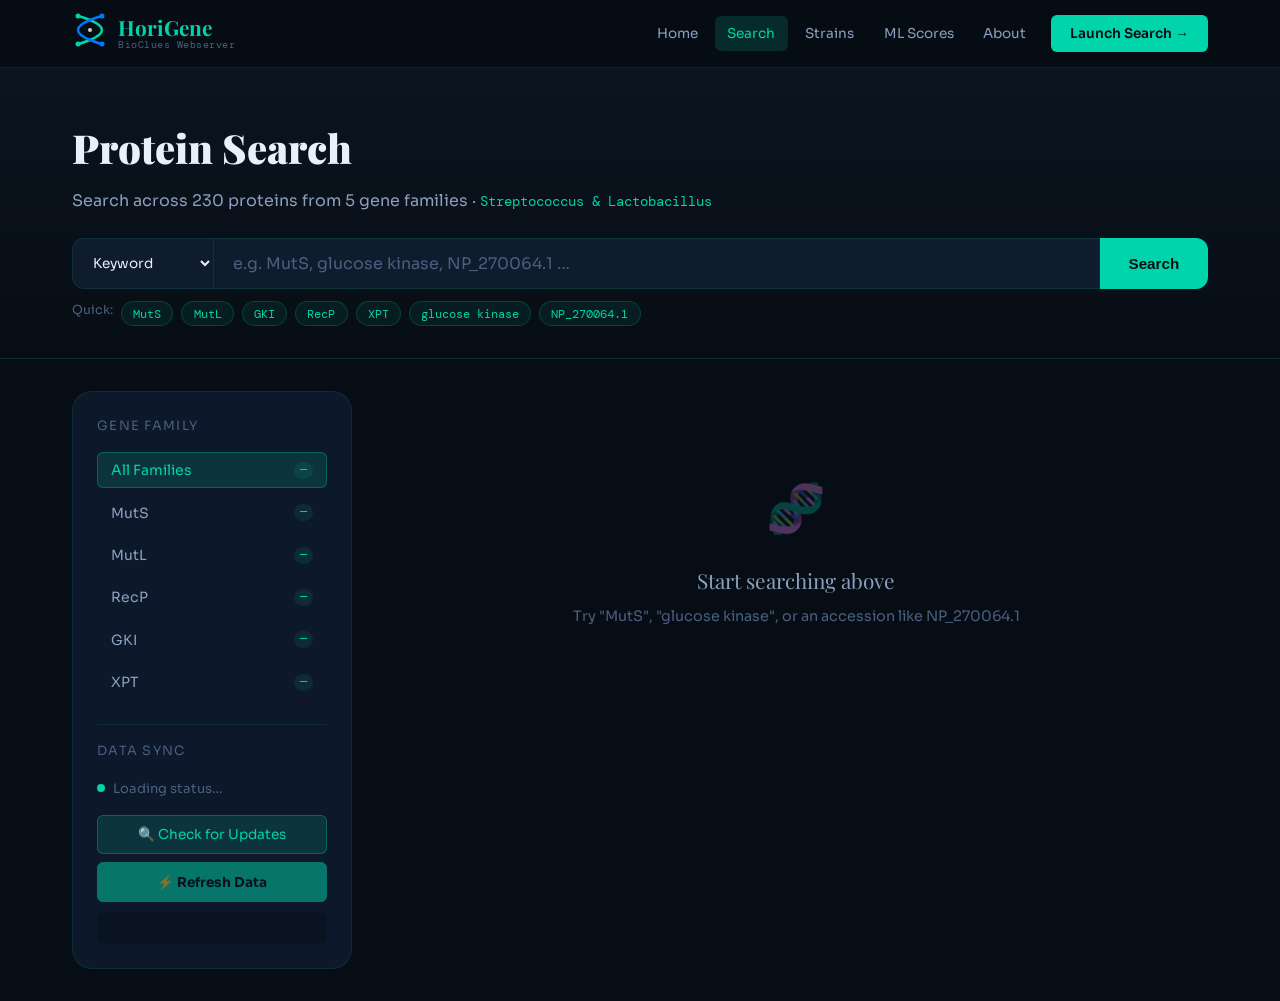
<file: frontend/search.html>
<!DOCTYPE html>
<html lang="en">
<head>
  <meta charset="UTF-8" />
  <meta name="viewport" content="width=device-width, initial-scale=1.0" />
  <title>Search Proteins — HoriGene</title>
  <link rel="preconnect" href="https://fonts.googleapis.com" />
  <link href="https://fonts.googleapis.com/css2?family=Playfair+Display:ital,wght@0,400;0,700;0,900;1,400&family=DM+Mono:wght@300;400;500&family=Sora:wght@300;400;600;700&display=swap" rel="stylesheet" />
  <link rel="stylesheet" href="assets/style.css" />
</head>
<body>

<nav class="nav scrolled" id="nav">
  <div class="nav-inner">
    <a href="index.html" class="nav-logo">
      <div class="logo-helix">
        <svg width="36" height="36" viewBox="0 0 36 36" fill="none">
          <path d="M6 4 C6 4 30 10 30 18 C30 26 6 32 6 32" stroke="#00d4aa" stroke-width="2.5" fill="none" stroke-linecap="round"/>
          <path d="M30 4 C30 4 6 10 6 18 C6 26 30 32 30 32" stroke="#0077ff" stroke-width="2.5" fill="none" stroke-linecap="round"/>
          <circle cx="6" cy="4" r="2.5" fill="#00d4aa"/><circle cx="30" cy="4" r="2.5" fill="#0077ff"/>
          <circle cx="18" cy="18" r="2" fill="#fff" opacity="0.8"/>
          <circle cx="6" cy="32" r="2.5" fill="#00d4aa"/><circle cx="30" cy="32" r="2.5" fill="#0077ff"/>
        </svg>
      </div>
      <div class="logo-text">
        <span class="logo-main">HoriGene</span>
        <span class="logo-sub">BioClues Webserver</span>
      </div>
    </a>
    <div class="nav-links">
      <a href="index.html" class="nav-link">Home</a>
      <a href="search.html" class="nav-link active">Search</a>
      <a href="strains.html" class="nav-link">Strains</a>
      <a href="ml.html" class="nav-link">ML Scores</a>
      <a href="about.html" class="nav-link">About</a>
      <a href="search.html" class="nav-cta">Launch Search →</a>
    </div>
    <button class="nav-hamburger" id="hamburger"><span></span><span></span><span></span></button>
  </div>
</nav>

<div class="search-page">

  <!-- Search hero -->
  <div class="search-hero">
    <div class="container">
      <h1 class="search-hero-title">Protein Search</h1>
      <p>Search across 230 proteins from 5 gene families · <span style="font-family:var(--font-mono);color:var(--teal);font-size:0.9em">Streptococcus & Lactobacillus</span></p>
      <div class="search-bar-wrap">
        <select class="search-type-select" id="searchType">
          <option value="keyword">Keyword</option>
          <option value="accession">Accession ID</option>
          <option value="family">Gene Family</option>
        </select>
        <input
          class="search-input" id="searchInput" type="text"
          placeholder="e.g. MutS, glucose kinase, NP_270064.1 …"
          autocomplete="off" spellcheck="false"
        />
        <button class="search-btn" id="searchBtn">Search</button>
      </div>
      <div style="margin-top:0.75rem;display:flex;gap:0.5rem;flex-wrap:wrap">
        <span style="font-size:0.78rem;color:var(--text-muted)">Quick:</span>
        <button class="quick-tag" onclick="quickSearch('muts','family')">MutS</button>
        <button class="quick-tag" onclick="quickSearch('mutl','family')">MutL</button>
        <button class="quick-tag" onclick="quickSearch('gki','family')">GKI</button>
        <button class="quick-tag" onclick="quickSearch('recp','family')">RecP</button>
        <button class="quick-tag" onclick="quickSearch('xpt','family')">XPT</button>
        <button class="quick-tag" onclick="quickSearch('glucose kinase','keyword')">glucose kinase</button>
        <button class="quick-tag" onclick="quickSearch('NP_270064.1','accession')">NP_270064.1</button>
      </div>
    </div>
  </div>

  <!-- Layout -->
  <div class="container">
    <div class="search-layout" id="refresh">

      <!-- Sidebar -->
      <aside>
        <div class="sidebar-panel">
          <div class="sidebar-title">Gene Family</div>
          <div class="family-filter" id="familyFilter">
            <button class="fam-btn active" data-family="all" onclick="filterFamily('all')">
              All Families <span class="fam-count" id="count-all">—</span>
            </button>
            <button class="fam-btn" data-family="muts" onclick="filterFamily('muts')">
              MutS <span class="fam-count" id="count-muts">—</span>
            </button>
            <button class="fam-btn" data-family="mutl" onclick="filterFamily('mutl')">
              MutL <span class="fam-count" id="count-mutl">—</span>
            </button>
            <button class="fam-btn" data-family="recp" onclick="filterFamily('recp')">
              RecP <span class="fam-count" id="count-recp">—</span>
            </button>
            <button class="fam-btn" data-family="gki" onclick="filterFamily('gki')">
              GKI <span class="fam-count" id="count-gki">—</span>
            </button>
            <button class="fam-btn" data-family="xpt" onclick="filterFamily('xpt')">
              XPT <span class="fam-count" id="count-xpt">—</span>
            </button>
          </div>
          <hr class="sidebar-divider"/>

          <!-- Data refresh -->
          <div class="sidebar-title">Data Sync</div>
          <div class="refresh-panel">
            <div class="refresh-status">
              <span class="status-dot"></span>
              <span id="dbStatus">Loading status…</span>
            </div>
            <button class="refresh-panel-btn check-btn" onclick="checkData()">
              🔍 Check for Updates
            </button>
            <button class="refresh-panel-btn ingest-btn" id="ingestBtn" onclick="refreshData()" disabled>
              ⚡ Refresh Data
            </button>
            <div class="refresh-message" id="refreshMsg"></div>
          </div>
        </div>
      </aside>

      <!-- Results -->
      <main>
        <div class="results-meta" id="resultsMeta"></div>
        <div id="resultsArea">
          <div class="empty-state">
            <div class="empty-helix">🧬</div>
            <div class="empty-title">Start searching above</div>
            <div class="empty-sub">Try "MutS", "glucose kinase", or an accession like NP_270064.1</div>
          </div>
        </div>
        <div class="pagination" id="pagination"></div>
      </main>

    </div>
  </div>
</div>

<style>
  .search-hero-title { font-family: var(--font-display); font-size: 2rem; font-weight: 900; margin-bottom: 0.3rem; }
  .quick-tag {
    font-family: var(--font-mono); font-size: 0.75rem;
    padding: 0.2rem 0.7rem; border-radius: 99px;
    background: rgba(0,212,170,0.08); border: 1px solid rgba(0,212,170,0.2);
    color: var(--teal); cursor: pointer; transition: all 0.2s;
  }
  .quick-tag:hover { background: rgba(0,212,170,0.2); }
</style>

<script src="assets/app.js"></script>
<script>
  const API = 'http://localhost:5000';
  let currentPage = 0;
  let currentQuery = '';
  let currentType  = 'keyword';
  let currentFamily = 'all';
  const LIMIT = 15;

  // ── Load family counts from DB status ────────────────────────────
  async function loadStatus() {
    try {
      const data = await fetch(API + '/api/data/status').then(r => r.json());
      const dbStatus = document.getElementById('dbStatus');
      dbStatus.textContent = `${data.proteins} proteins loaded`;
      data.gene_families.forEach(f => {
        const el = document.getElementById('count-' + f.family);
        if (el) el.textContent = f.count;
      });
      const allEl = document.getElementById('count-all');
      if (allEl) allEl.textContent = data.proteins;
    } catch (e) {
      document.getElementById('dbStatus').textContent = 'Backend offline';
    }
  }

  // ── Search ─────────────────────────────────────────────────────
  async function doSearch(query, type, page = 0) {
    currentQuery = query;
    currentType  = type;
    currentPage  = page;

    const area = document.getElementById('resultsArea');
    const meta = document.getElementById('resultsMeta');
    area.innerHTML = `<div class="loading-state"><div class="loading-dna"></div><p>Searching…</p></div>`;
    meta.innerHTML = '';
    document.getElementById('pagination').innerHTML = '';

    try {
      const url = `${API}/api/search?q=${encodeURIComponent(query)}&type=${type}&limit=${LIMIT}&offset=${page * LIMIT}`;
      const data = await fetch(url).then(r => r.json());
      renderResults(data, page);
    } catch (e) {
      area.innerHTML = `<div class="empty-state"><div class="empty-helix">⚠️</div>
        <div class="empty-title">Cannot reach backend</div>
        <div class="empty-sub">Make sure Flask is running on localhost:5000</div></div>`;
    }
  }

  function renderResults(data, page) {
    const area = document.getElementById('resultsArea');
    const meta = document.getElementById('resultsMeta');

    if (!data.results || data.results.length === 0) {
      area.innerHTML = `<div class="empty-state"><div class="empty-helix">🔬</div>
        <div class="empty-title">No proteins found</div>
        <div class="empty-sub">Try a different keyword or check the spelling</div></div>`;
      meta.innerHTML = '';
      return;
    }

    meta.innerHTML = `Found <strong>${data.total}</strong> proteins for "<strong>${data.query}</strong>"`;

    area.innerHTML = data.results.map(p => `
      <a class="protein-card" href="detail.html?acc=${encodeURIComponent(p.accession)}">
        <span class="protein-family-tag tag-${p.gene_family}">${p.gene_family.toUpperCase()}</span>
        <div class="protein-info">
          <div class="protein-acc">${p.accession}</div>
          <div class="protein-product">${p.product || '<em style="opacity:0.5">No product name</em>'}</div>
          <div class="protein-chips">
            ${p.ec_number ? `<span class="chip">EC ${p.ec_number}</span>` : ''}
            <span class="chip">${p.domain_count} domain${p.domain_count !== 1 ? 's' : ''}</span>
            <span class="chip">${p.site_count} site${p.site_count !== 1 ? 's' : ''}</span>
            ${p.length ? `<span class="chip">${p.length} aa</span>` : ''}
          </div>
        </div>
        <span class="protein-arrow">›</span>
      </a>
    `).join('');

    // Pagination
    const total = data.total;
    const pages = Math.ceil(total / LIMIT);
    if (pages > 1) {
      const pag = document.getElementById('pagination');
      pag.innerHTML = '';
      const addBtn = (label, p, disabled, active) => {
        const b = document.createElement('button');
        b.className = 'page-btn' + (active ? ' active' : '');
        b.textContent = label;
        b.disabled = disabled;
        if (!disabled && !active) b.onclick = () => doSearch(currentQuery, currentType, p);
        pag.appendChild(b);
      };
      addBtn('‹', page - 1, page === 0, false);
      for (let i = Math.max(0, page - 2); i < Math.min(pages, page + 3); i++) {
        addBtn(i + 1, i, false, i === page);
      }
      addBtn('›', page + 1, page >= pages - 1, false);
    }
  }

  // ── Family filter ─────────────────────────────────────────────
  function filterFamily(fam) {
    currentFamily = fam;
    document.querySelectorAll('.fam-btn').forEach(b => b.classList.remove('active'));
    document.querySelector(`[data-family="${fam}"]`)?.classList.add('active');
    if (fam === 'all') {
      if (currentQuery) doSearch(currentQuery, currentType, 0);
    } else {
      doSearch(fam, 'family', 0);
      document.getElementById('searchInput').value = fam;
      document.getElementById('searchType').value  = 'family';
    }
  }

  // ── Quick search tags ─────────────────────────────────────────
  function quickSearch(q, type) {
    document.getElementById('searchInput').value = q;
    document.getElementById('searchType').value  = type;
    doSearch(q, type, 0);
  }

  // ── Data refresh ──────────────────────────────────────────────
  async function checkData() {
    const msg = document.getElementById('refreshMsg');
    const btn = document.getElementById('ingestBtn');
    msg.textContent = 'Checking data folder…';
    msg.className   = 'refresh-message';
    try {
      const data = await fetch(API + '/api/data/check').then(r => r.json());
      if (data.has_updates) {
        const n = data.new_files.length + data.changed_files.length;
        msg.textContent = `Found ${n} new/changed file${n !== 1 ? 's' : ''}. Click Refresh to ingest.`;
        msg.className   = 'refresh-message success';
        btn.disabled    = false;
      } else {
        msg.textContent = 'All files are up to date.';
        msg.className   = 'refresh-message';
        btn.disabled    = true;
      }
    } catch (e) {
      msg.textContent = 'Cannot reach backend.';
      msg.className   = 'refresh-message error';
    }
  }

  async function refreshData() {
    const msg = document.getElementById('refreshMsg');
    const btn = document.getElementById('ingestBtn');
    btn.disabled    = true;
    msg.textContent = 'Ingesting files… please wait.';
    msg.className   = 'refresh-message';
    try {
      const data = await fetch(API + '/api/data/refresh', { method: 'POST' }).then(r => r.json());
      if (data.success) {
        msg.textContent = `✓ Done! ${data.proteins_added} proteins, ${data.domains_added} domains ingested.`;
        msg.className   = 'refresh-message success';
        HG.showToast(`Data refreshed — ${data.proteins_added} proteins loaded`, 'success');
        loadStatus();
      } else {
        msg.textContent = 'Errors: ' + (data.errors || []).join(', ');
        msg.className   = 'refresh-message error';
      }
    } catch (e) {
      msg.textContent = 'Refresh failed — check backend.';
      msg.className   = 'refresh-message error';
    }
  }

  // ── Event listeners ────────────────────────────────────────────
  const searchInput = document.getElementById('searchInput');
  const searchType  = document.getElementById('searchType');
  const searchBtn   = document.getElementById('searchBtn');

  let debounce;
  searchInput.addEventListener('input', () => {
    clearTimeout(debounce);
    const q = searchInput.value.trim();
    if (q.length < 2) return;
    debounce = setTimeout(() => doSearch(q, searchType.value, 0), 500);
  });
  searchInput.addEventListener('keydown', e => {
    if (e.key === 'Enter') doSearch(searchInput.value.trim(), searchType.value, 0);
  });
  searchBtn.addEventListener('click', () => doSearch(searchInput.value.trim(), searchType.value, 0));

  // ── Init ───────────────────────────────────────────────────────
  loadStatus();

  // Handle URL params (from family card links on home)
  const params = new URLSearchParams(location.search);
  if (params.get('q')) {
    const q    = params.get('q');
    const type = params.get('type') || 'keyword';
    searchInput.value  = q;
    searchType.value   = type;
    doSearch(q, type, 0);
  }
</script>
</body>
</html>
</file>
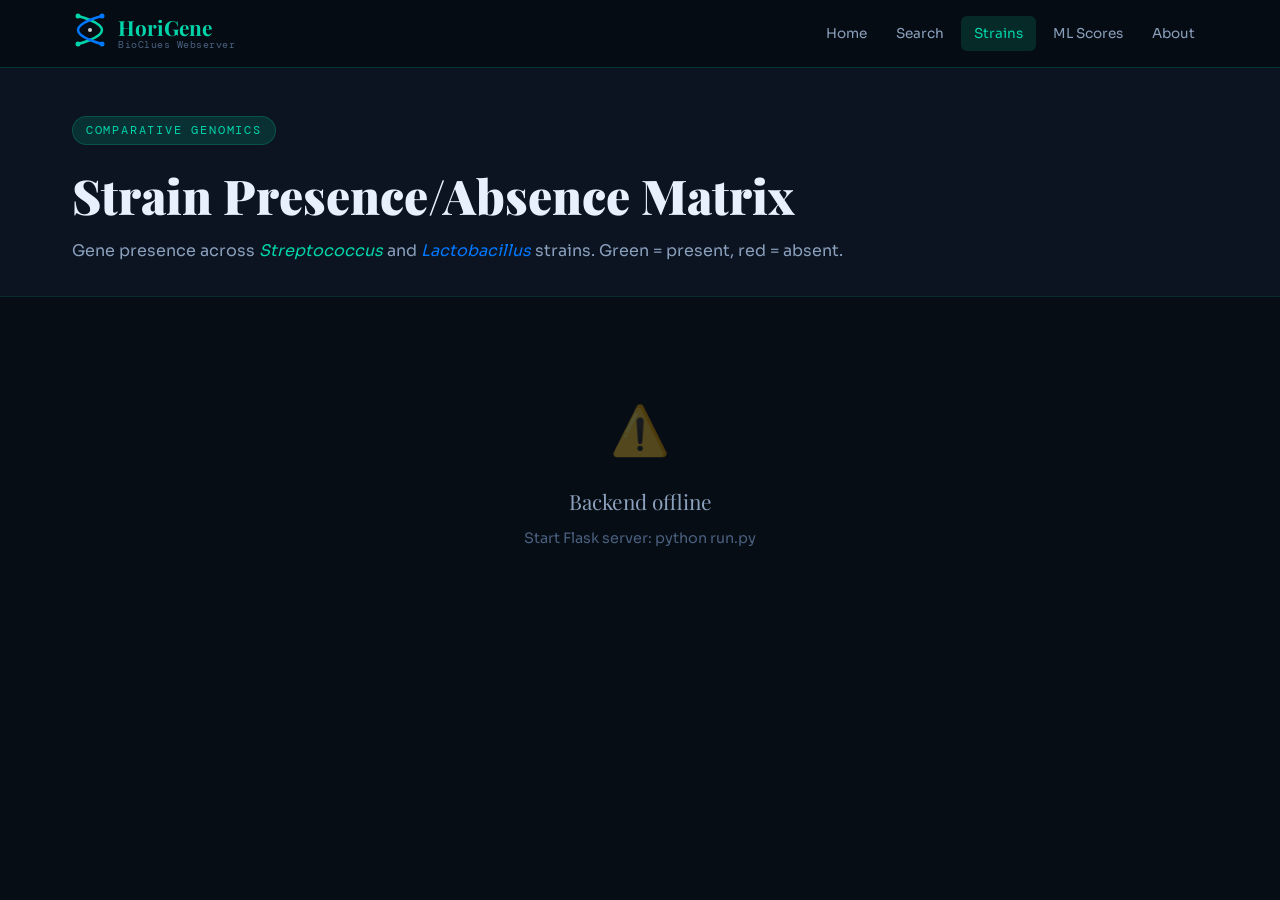
<file: frontend/strains.html>
<!DOCTYPE html>
<html lang="en">
<head>
  <meta charset="UTF-8" /><meta name="viewport" content="width=device-width, initial-scale=1.0" />
  <title>Strain Matrix — HoriGene</title>
  <link rel="preconnect" href="https://fonts.googleapis.com" />
  <link href="https://fonts.googleapis.com/css2?family=Playfair+Display:ital,wght@0,400;0,700;0,900;1,400&family=DM+Mono:wght@300;400;500&family=Sora:wght@300;400;600;700&display=swap" rel="stylesheet" />
  <link rel="stylesheet" href="assets/style.css" />
</head>
<body>
<nav class="nav scrolled" id="nav">
  <div class="nav-inner">
    <a href="index.html" class="nav-logo">
      <div class="logo-helix"><svg width="36" height="36" viewBox="0 0 36 36" fill="none"><path d="M6 4 C6 4 30 10 30 18 C30 26 6 32 6 32" stroke="#00d4aa" stroke-width="2.5" fill="none" stroke-linecap="round"/><path d="M30 4 C30 4 6 10 6 18 C6 26 30 32 30 32" stroke="#0077ff" stroke-width="2.5" fill="none" stroke-linecap="round"/><circle cx="6" cy="4" r="2.5" fill="#00d4aa"/><circle cx="30" cy="4" r="2.5" fill="#0077ff"/><circle cx="18" cy="18" r="2" fill="#fff" opacity="0.8"/><circle cx="6" cy="32" r="2.5" fill="#00d4aa"/><circle cx="30" cy="32" r="2.5" fill="#0077ff"/></svg></div>
      <div class="logo-text"><span class="logo-main">HoriGene</span><span class="logo-sub">BioClues Webserver</span></div>
    </a>
    <div class="nav-links">
      <a href="index.html" class="nav-link">Home</a>
      <a href="search.html" class="nav-link">Search</a>
      <a href="strains.html" class="nav-link active">Strains</a>
      <a href="ml.html" class="nav-link">ML Scores</a>
      <a href="about.html" class="nav-link">About</a>
    </div>
    <button class="nav-hamburger" id="hamburger"><span></span><span></span><span></span></button>
  </div>
</nav>

<div style="padding-top:var(--nav-h);min-height:100vh">
  <div style="background:var(--bg1);border-bottom:1px solid var(--border);padding:3rem 0 2rem">
    <div class="container">
      <span class="section-tag">Comparative Genomics</span>
      <h1 class="section-title" style="text-align:left;margin-top:0.5rem">Strain Presence/Absence Matrix</h1>
      <p style="color:var(--text-dim)">Gene presence across <em style="color:var(--teal)">Streptococcus</em> and <em style="color:var(--blue)">Lactobacillus</em> strains. Green = present, red = absent.</p>
    </div>
  </div>
  <div class="container" style="padding:2rem">
    <div id="matrixArea"><div class="loading-state"><div class="loading-dna"></div><p>Loading strain data…</p></div></div>
  </div>
</div>

<script src="assets/app.js"></script>
<script>
const FAMILIES = ['muts','mutl','recp','gki','xpt'];
fetch('http://localhost:5000/api/strains').then(r => r.json()).then(data => {
  if (!data.length) { document.getElementById('matrixArea').innerHTML='<div class="empty-state"><div class="empty-helix">🔬</div><div class="empty-title">No strain data loaded yet</div><div class="empty-sub">Run a data refresh from the Search page</div></div>'; return; }
  const rows = data.map(strain => {
    const geneMap = {};
    (strain.genes || []).forEach(g => { geneMap[g.gene_family] = g; });
    return `<tr>
      <td style="padding:0.55rem 0.8rem;color:var(--text-dim);white-space:nowrap;font-size:0.82rem">${strain.strain}</td>
      ${FAMILIES.map(f => {
        const g = geneMap[f];
        if (!g) return `<td class="m-none"><span>—</span></td>`;
        return g.present
          ? `<td class="m-present" title="${g.accession || ''}"><span>✓</span></td>`
          : `<td class="m-absent"><span>✗</span></td>`;
      }).join('')}
    </tr>`;
  }).join('');
  document.getElementById('matrixArea').innerHTML = `
    <div style="background:var(--surface);border:1px solid var(--border);border-radius:var(--radius-lg);overflow:hidden">
      <div style="display:flex;gap:1.5rem;padding:1rem 1.5rem;border-bottom:1px solid var(--border);flex-wrap:wrap">
        <span style="display:flex;align-items:center;gap:6px;font-size:0.8rem;color:var(--teal)"><span style="display:inline-block;width:14px;height:14px;background:rgba(0,212,170,0.15);border-radius:3px;text-align:center;font-size:0.65rem;line-height:14px">✓</span> Present</span>
        <span style="display:flex;align-items:center;gap:6px;font-size:0.8rem;color:#f87171"><span style="display:inline-block;width:14px;height:14px;background:rgba(239,68,68,0.1);border-radius:3px;text-align:center;font-size:0.65rem;line-height:14px">✗</span> Absent</span>
        <span style="display:flex;align-items:center;gap:6px;font-size:0.8rem;color:var(--text-muted)"><span style="display:inline-block;width:14px;height:14px;background:rgba(255,255,255,0.03);border-radius:3px;text-align:center;font-size:0.65rem;line-height:14px">—</span> No data</span>
      </div>
      <div class="matrix-wrap">
        <table class="matrix-table">
          <thead><tr>
            <th>Strain</th>
            ${FAMILIES.map(f=>`<th>${f.toUpperCase()}</th>`).join('')}
          </tr></thead>
          <tbody>${rows}</tbody>
        </table>
      </div>
    </div>`;
}).catch(() => {
  document.getElementById('matrixArea').innerHTML='<div class="empty-state"><div class="empty-helix">⚠️</div><div class="empty-title">Backend offline</div><div class="empty-sub">Start Flask server: python run.py</div></div>';
});
</script>
</body>
</html>
</file>
<file: frontend/assets/style.css>
/* ═══════════════════════════════════════════════════════════════════
   HoriGene · Global Stylesheet
   Aesthetic: Deep-space bioinformatics · Teal/Cobalt on near-black
   Fonts: Playfair Display (display) + Sora (UI) + DM Mono (code)
═══════════════════════════════════════════════════════════════════ */

:root {
  --bg:          #070d14;
  --bg1:         #0b1420;
  --bg2:         #0f1c2e;
  --bg3:         #132238;
  --surface:     rgba(15, 28, 46, 0.85);
  --border:      rgba(0, 212, 170, 0.12);
  --border2:     rgba(0, 119, 255, 0.15);

  --teal:        #00d4aa;
  --teal-dim:    rgba(0, 212, 170, 0.15);
  --teal-glow:   rgba(0, 212, 170, 0.4);
  --blue:        #0077ff;
  --blue-dim:    rgba(0, 119, 255, 0.15);
  --blue-glow:   rgba(0, 119, 255, 0.4);
  --purple:      #7c5cbf;

  --text:        #e8f0fe;
  --text-dim:    #8ba0bd;
  --text-muted:  #4a6080;

  --radius-sm:   6px;
  --radius-md:   12px;
  --radius-lg:   20px;

  --font-display: 'Playfair Display', Georgia, serif;
  --font-ui:      'Sora', sans-serif;
  --font-mono:    'DM Mono', 'Fira Code', monospace;

  --nav-h: 68px;
}

*, *::before, *::after { box-sizing: border-box; margin: 0; padding: 0; }
html { scroll-behavior: smooth; }

body {
  font-family: var(--font-ui);
  background: var(--bg);
  color: var(--text);
  line-height: 1.6;
  overflow-x: hidden;
}

/* scrollbar */
::-webkit-scrollbar { width: 6px; }
::-webkit-scrollbar-track { background: var(--bg); }
::-webkit-scrollbar-thumb { background: var(--teal-dim); border-radius: 3px; }

/* ── Selection ── */
::selection { background: var(--teal-dim); color: var(--teal); }

/* ═══════════════════════════════ NAV ═══════════════════════════════ */
.nav {
  position: fixed; top: 0; left: 0; right: 0; z-index: 100;
  height: var(--nav-h);
  backdrop-filter: blur(20px);
  background: rgba(7, 13, 20, 0.8);
  border-bottom: 1px solid var(--border);
  transition: all 0.3s;
}
.nav.scrolled {
  background: rgba(7, 13, 20, 0.95);
  border-bottom-color: rgba(0, 212, 170, 0.2);
}
.nav-inner {
  max-width: 1200px; margin: 0 auto;
  height: 100%; padding: 0 2rem;
  display: flex; align-items: center; gap: 2rem;
}
.nav-logo {
  display: flex; align-items: center; gap: 10px;
  text-decoration: none; flex-shrink: 0;
}
.logo-helix { animation: spin-slow 8s linear infinite; }
@keyframes spin-slow { to { transform: rotateY(360deg); } }
.logo-text { display: flex; flex-direction: column; line-height: 1.1; }
.logo-main { font-family: var(--font-display); font-size: 1.3rem; font-weight: 700; color: var(--teal); }
.logo-sub  { font-size: 0.65rem; color: var(--text-muted); font-family: var(--font-mono); letter-spacing: 0.05em; }
.nav-links { display: flex; align-items: center; gap: 0.25rem; margin-left: auto; }
.nav-link {
  font-size: 0.85rem; padding: 0.4rem 0.8rem; border-radius: var(--radius-sm);
  color: var(--text-dim); text-decoration: none;
  transition: color 0.2s, background 0.2s;
}
.nav-link:hover, .nav-link.active { color: var(--teal); background: var(--teal-dim); }
.nav-cta {
  margin-left: 0.5rem; padding: 0.5rem 1.2rem;
  background: var(--teal); color: var(--bg); border-radius: var(--radius-sm);
  font-size: 0.85rem; font-weight: 600; text-decoration: none;
  transition: all 0.2s;
}
.nav-cta:hover { background: #00f5c4; transform: translateY(-1px); }
.nav-hamburger {
  display: none; flex-direction: column; gap: 5px;
  background: none; border: none; cursor: pointer; padding: 4px;
}
.nav-hamburger span { display: block; width: 22px; height: 2px; background: var(--teal); border-radius: 2px; transition: all 0.3s; }

/* ═══════════════════════════════ HERO ═══════════════════════════════ */
.hero {
  min-height: 100vh;
  display: flex; align-items: center; justify-content: center;
  position: relative; overflow: hidden;
  background: radial-gradient(ellipse 80% 60% at 50% 0%, rgba(0,119,255,0.08) 0%, transparent 60%),
              radial-gradient(ellipse 60% 40% at 80% 80%, rgba(0,212,170,0.06) 0%, transparent 50%),
              var(--bg);
}
#dnaCanvas {
  position: absolute; inset: 0; width: 100%; height: 100%;
  opacity: 0.6; pointer-events: none;
}
.hero-particles {
  position: absolute; inset: 0; pointer-events: none;
}
.particle {
  position: absolute; border-radius: 50%;
  background: var(--teal); opacity: 0;
  animation: float-particle linear infinite;
}
@keyframes float-particle {
  0%   { transform: translateY(100vh) scale(0); opacity: 0; }
  10%  { opacity: 0.6; }
  90%  { opacity: 0.3; }
  100% { transform: translateY(-20px) scale(1); opacity: 0; }
}
.hero-content {
  position: relative; z-index: 2;
  text-align: center; padding: 2rem;
  max-width: 800px;
  animation: hero-in 1s ease both;
}
@keyframes hero-in {
  from { opacity: 0; transform: translateY(30px); }
  to   { opacity: 1; transform: translateY(0); }
}
.hero-badge {
  display: inline-flex; align-items: center; gap: 8px;
  background: rgba(0,212,170,0.08); border: 1px solid rgba(0,212,170,0.25);
  border-radius: 99px; padding: 0.35rem 1rem;
  font-size: 0.8rem; color: var(--teal-dim); color: #7de8d4;
  margin-bottom: 2rem;
  animation: hero-in 1s 0.15s ease both;
}
.badge-dot {
  width: 7px; height: 7px; border-radius: 50%;
  background: var(--teal);
  box-shadow: 0 0 8px var(--teal);
  animation: pulse-dot 2s infinite;
}
@keyframes pulse-dot {
  0%, 100% { opacity: 1; transform: scale(1); }
  50%       { opacity: 0.5; transform: scale(1.5); }
}
.hero-title {
  font-family: var(--font-display);
  font-size: clamp(3rem, 8vw, 6rem);
  font-weight: 900;
  line-height: 1.0;
  letter-spacing: -0.02em;
  color: var(--text);
  margin-bottom: 1.5rem;
  animation: hero-in 1s 0.3s ease both;
}
.hero-title em {
  font-style: italic;
  background: linear-gradient(135deg, var(--teal), var(--blue));
  -webkit-background-clip: text;
  -webkit-text-fill-color: transparent;
  background-clip: text;
}
.hero-desc {
  font-size: 1.1rem; color: var(--text-dim); max-width: 600px; margin: 0 auto 2rem;
  animation: hero-in 1s 0.45s ease both;
}
.hero-actions {
  display: flex; align-items: center; justify-content: center; gap: 1rem;
  margin-bottom: 3rem;
  animation: hero-in 1s 0.6s ease both;
}
.btn-primary {
  display: inline-flex; align-items: center; gap: 8px;
  background: var(--teal); color: var(--bg);
  font-family: var(--font-ui); font-weight: 700; font-size: 0.95rem;
  padding: 0.8rem 1.8rem; border-radius: var(--radius-md);
  text-decoration: none; border: none; cursor: pointer;
  transition: all 0.25s;
  box-shadow: 0 0 30px rgba(0,212,170,0.3);
}
.btn-primary:hover { background: #00f5c4; transform: translateY(-2px); box-shadow: 0 4px 40px rgba(0,212,170,0.5); }
.btn-ghost {
  color: var(--text-dim); text-decoration: none; font-size: 0.95rem;
  padding: 0.8rem 1rem; transition: color 0.2s;
}
.btn-ghost:hover { color: var(--teal); }
.btn-outline {
  display: inline-flex; align-items: center; gap: 6px;
  border: 1px solid var(--border); color: var(--text-dim);
  font-family: var(--font-ui); font-size: 0.9rem;
  padding: 0.65rem 1.4rem; border-radius: var(--radius-sm);
  text-decoration: none; background: transparent; cursor: pointer;
  transition: all 0.2s;
}
.btn-outline:hover { border-color: var(--teal); color: var(--teal); background: var(--teal-dim); }

.hero-stats {
  display: flex; align-items: center; justify-content: center; gap: 0;
  background: rgba(0,212,170,0.04); border: 1px solid var(--border);
  border-radius: var(--radius-lg); padding: 1.2rem 2rem;
  animation: hero-in 1s 0.75s ease both;
}
.stat-item { text-align: center; padding: 0 2rem; }
.stat-num {
  font-family: var(--font-display); font-size: 2.2rem; font-weight: 900;
  color: var(--teal); line-height: 1;
}
.stat-label { font-size: 0.75rem; color: var(--text-muted); margin-top: 4px; letter-spacing: 0.08em; text-transform: uppercase; }
.stat-divider { width: 1px; height: 40px; background: var(--border); }

.hero-scroll {
  position: absolute; bottom: 2rem; left: 50%; transform: translateX(-50%);
  display: flex; flex-direction: column; align-items: center; gap: 8px;
  color: var(--text-muted); font-size: 0.7rem; letter-spacing: 0.1em;
}
.scroll-line {
  width: 1px; height: 40px;
  background: linear-gradient(to bottom, transparent, var(--teal));
  animation: scroll-pulse 2s infinite;
}
@keyframes scroll-pulse { 0%,100%{opacity:0.4;} 50%{opacity:1;} }

/* ═══════════════════════════════ SECTIONS ═══════════════════════════════ */
.section { padding: 6rem 0; }
.container { max-width: 1200px; margin: 0 auto; padding: 0 2rem; }
.section-header { text-align: center; margin-bottom: 3.5rem; }
.section-tag {
  display: inline-block;
  font-family: var(--font-mono); font-size: 0.75rem;
  color: var(--teal); letter-spacing: 0.15em; text-transform: uppercase;
  background: var(--teal-dim); border: 1px solid rgba(0,212,170,0.2);
  padding: 0.25rem 0.8rem; border-radius: 99px; margin-bottom: 1rem;
}
.section-title {
  font-family: var(--font-display);
  font-size: clamp(2rem, 4vw, 3rem);
  font-weight: 900; line-height: 1.1;
  margin-bottom: 1rem; color: var(--text);
}
.section-title em {
  font-style: italic;
  background: linear-gradient(135deg, var(--teal), var(--blue));
  -webkit-background-clip: text; -webkit-text-fill-color: transparent; background-clip: text;
}
.section-desc { color: var(--text-dim); max-width: 540px; margin: 0 auto; font-size: 1.05rem; }

/* ═══════════════════════════════ FAMILIES GRID ═══════════════════════════════ */
.families-section { background: var(--bg1); }
.families-grid {
  display: grid;
  grid-template-columns: repeat(5, 1fr);
  gap: 1rem;
}
@media (max-width: 1000px) { .families-grid { grid-template-columns: repeat(3, 1fr); } }
@media (max-width: 600px)  { .families-grid { grid-template-columns: 1fr 1fr; } }

.family-card {
  position: relative; overflow: hidden;
  background: var(--surface); border: 1px solid var(--border);
  border-radius: var(--radius-lg); padding: 1.8rem 1.4rem;
  text-decoration: none; color: var(--text);
  display: flex; flex-direction: column; align-items: flex-start; gap: 0.5rem;
  transition: all 0.35s cubic-bezier(.25,.8,.25,1);
}
.family-card::before {
  content: ''; position: absolute; inset: 0; opacity: 0;
  background: radial-gradient(circle at 30% 30%, var(--teal-dim), transparent 60%);
  transition: opacity 0.35s;
}
.family-card:hover::before { opacity: 1; }
.family-card:hover {
  border-color: var(--teal);
  transform: translateY(-6px);
  box-shadow: 0 20px 60px rgba(0,212,170,0.12);
}
.family-icon {
  width: 48px; height: 48px; color: var(--teal);
  transition: transform 0.35s;
}
.family-card:hover .family-icon { transform: scale(1.1) rotate(-5deg); }
.family-label {
  font-family: var(--font-display); font-size: 1.5rem; font-weight: 700;
  color: var(--teal);
}
.family-name { font-size: 0.85rem; color: var(--text-dim); line-height: 1.3; }
.family-meta { font-family: var(--font-mono); font-size: 0.72rem; color: var(--text-muted); margin-top: auto; padding-top: 0.5rem; }
.family-arrow {
  position: absolute; top: 1.2rem; right: 1.2rem;
  color: var(--teal); opacity: 0;
  transform: translateX(-8px);
  transition: all 0.25s;
  font-size: 1.1rem;
}
.family-card:hover .family-arrow { opacity: 1; transform: translateX(0); }

/* ═══════════════════════════════ SEARCH PREVIEW ═══════════════════════════════ */
.search-preview-section { background: var(--bg); }
.search-preview-grid {
  display: grid; grid-template-columns: 1fr 1fr; gap: 4rem; align-items: center;
}
@media (max-width: 768px) { .search-preview-grid { grid-template-columns: 1fr; } }

.feature-list {
  list-style: none; margin-top: 1.5rem; display: flex; flex-direction: column; gap: 0.8rem;
}
.feature-list li {
  display: flex; align-items: center; gap: 12px;
  color: var(--text-dim); font-size: 0.95rem;
}
.feat-icon { font-size: 1.2rem; width: 28px; text-align: center; }

.terminal-mock {
  background: #050b13; border: 1px solid rgba(0,212,170,0.2);
  border-radius: var(--radius-lg); overflow: hidden;
  box-shadow: 0 20px 80px rgba(0,0,0,0.5), 0 0 0 1px rgba(0,212,170,0.05);
}
.terminal-bar {
  background: rgba(0,212,170,0.06); padding: 0.7rem 1rem;
  display: flex; align-items: center; gap: 8px; border-bottom: 1px solid rgba(0,212,170,0.1);
}
.t-dot { width: 10px; height: 10px; border-radius: 50%; }
.t-red    { background: #ff5f57; }
.t-yellow { background: #febc2e; }
.t-green  { background: #28c840; }
.t-title  { font-family: var(--font-mono); font-size: 0.75rem; color: var(--text-muted); margin-left: 8px; }
.terminal-body { padding: 1.5rem 1.5rem 2rem; font-family: var(--font-mono); font-size: 0.82rem; line-height: 2; }
.t-line { opacity: 0; animation: type-in 0.4s forwards; }
.t-line:nth-child(1) { animation-delay: 0.5s; }
.t-fade1 { animation-delay: 1.0s; padding-left: 1.2rem; }
.t-fade2 { animation-delay: 1.3s; padding-left: 1.2rem; }
.t-fade3 { animation-delay: 1.6s; padding-left: 1.2rem; }
.t-fade4 { animation-delay: 1.9s; padding-left: 1.2rem; }
.t-fade5 { animation-delay: 2.2s; padding-left: 1.2rem; }
.t-fade6 { animation-delay: 2.5s; padding-left: 1.2rem; }
@keyframes type-in { to { opacity: 1; } }
.t-prompt { color: var(--blue); font-weight: 500; }
.t-url    { color: var(--teal); }
.t-key    { color: #a78bfa; }
.t-val    { color: #6ee7b7; }
.t-num    { color: #fbbf24; }
.t-cursor { display: inline-block; color: var(--teal); animation: blink 1s step-end infinite; }
@keyframes blink { 50% { opacity: 0; } }

/* ═══════════════════════════════ REFRESH SECTION ═══════════════════════════════ */
.refresh-section { background: var(--bg1); }
.refresh-card {
  background: var(--surface); border: 1px solid var(--border);
  border-radius: var(--radius-lg); padding: 2.5rem 3rem;
  display: flex; align-items: center; gap: 3rem;
}
@media (max-width: 768px) { .refresh-card { flex-direction: column; gap: 2rem; padding: 2rem; } }
.refresh-icon-wrap { flex-shrink: 0; }
.refresh-left { display: flex; align-items: center; gap: 1.5rem; flex: 1; }
.refresh-title { font-family: var(--font-display); font-size: 1.5rem; font-weight: 700; margin-bottom: 0.4rem; }
.refresh-desc { color: var(--text-dim); font-size: 0.95rem; }
.refresh-desc code { font-family: var(--font-mono); color: var(--teal); background: var(--teal-dim); padding: 0 4px; border-radius: 3px; font-size: 0.85em; }
.refresh-right { flex-shrink: 0; }
.refresh-steps { margin-bottom: 1rem; display: flex; flex-direction: column; gap: 0.5rem; }
.rs-step { display: flex; align-items: center; gap: 10px; font-size: 0.88rem; color: var(--text-dim); }
.rs-step code { font-family: var(--font-mono); color: var(--teal); font-size: 0.82em; }
.rs-num {
  width: 22px; height: 22px; border-radius: 50%; flex-shrink: 0;
  background: var(--teal); color: var(--bg);
  display: flex; align-items: center; justify-content: center;
  font-size: 0.75rem; font-weight: 700;
}

/* ═══════════════════════════════ BIOCLUES SECTION ═══════════════════════════════ */
.bioclues-section { background: var(--bg); }
.bioclues-grid {
  display: grid; grid-template-columns: 1fr 1fr; gap: 4rem; align-items: start;
}
@media (max-width: 900px) { .bioclues-grid { grid-template-columns: 1fr; } }
.bioclues-left .section-title { text-align: left; }
.bioclues-left .section-desc { margin: 0; font-size: 1rem; }
.bioclues-links { margin-top: 1.5rem; display: flex; flex-direction: column; gap: 0.5rem; }
.blink-item {
  display: inline-flex; align-items: center; gap: 8px;
  color: var(--teal); text-decoration: none; font-size: 0.9rem;
  transition: gap 0.2s;
}
.blink-item:hover { gap: 12px; }

.events-card {
  background: var(--surface); border: 1px solid var(--border);
  border-radius: var(--radius-lg); overflow: hidden;
}
.events-header {
  padding: 1rem 1.5rem;
  background: rgba(0,212,170,0.06); border-bottom: 1px solid var(--border);
  display: flex; align-items: center; gap: 10px;
  font-size: 0.9rem; font-weight: 600; color: var(--teal);
}
.event-item {
  padding: 1rem 1.5rem; display: flex; align-items: center; gap: 1rem;
  border-bottom: 1px solid var(--border);
}
.event-item:last-of-type { border-bottom: none; }
.event-badge {
  font-family: var(--font-mono); font-size: 0.68rem; font-weight: 500;
  padding: 0.2rem 0.5rem; border-radius: 4px; flex-shrink: 0;
}
.badge-live   { background: rgba(0,212,170,0.15); color: var(--teal); }
.badge-soon   { background: rgba(0,119,255,0.15); color: var(--blue); }
.badge-always { background: rgba(124,92,191,0.2); color: #a78bfa; }
.event-name { font-size: 0.9rem; font-weight: 600; margin-bottom: 2px; }
.event-desc { font-size: 0.78rem; color: var(--text-muted); }
.events-more {
  display: block; padding: 0.9rem 1.5rem;
  text-align: center; background: rgba(0,212,170,0.06);
  color: var(--teal); text-decoration: none; font-size: 0.85rem;
  border-top: 1px solid var(--border);
  transition: background 0.2s;
}
.events-more:hover { background: rgba(0,212,170,0.12); }

/* ═══════════════════════════════ FOOTER ═══════════════════════════════ */
.footer {
  background: var(--bg1); border-top: 1px solid var(--border);
  padding: 4rem 0 2rem;
}
.footer-grid { display: grid; grid-template-columns: 1.5fr 2fr; gap: 4rem; margin-bottom: 3rem; }
@media (max-width: 768px) { .footer-grid { grid-template-columns: 1fr; gap: 2rem; } }
.footer-brand p { color: var(--text-muted); font-size: 0.88rem; margin-top: 0.8rem; max-width: 280px; line-height: 1.6; }
.footer-logo { font-family: var(--font-display); font-size: 1.6rem; font-weight: 900; color: var(--teal); }
.footer-social { display: flex; gap: 1rem; margin-top: 1.2rem; }
.footer-social a { color: var(--text-muted); transition: color 0.2s; }
.footer-social a:hover { color: var(--teal); }
.footer-links-group { display: grid; grid-template-columns: repeat(3, 1fr); gap: 2rem; }
.footer-col h4 { font-size: 0.8rem; text-transform: uppercase; letter-spacing: 0.1em; color: var(--text-dim); margin-bottom: 1rem; }
.footer-col a {
  display: block; color: var(--text-muted); text-decoration: none;
  font-size: 0.85rem; margin-bottom: 0.5rem; transition: color 0.2s;
}
.footer-col a:hover { color: var(--teal); }
.footer-col code { font-family: var(--font-mono); font-size: 0.8em; }
.footer-bottom {
  border-top: 1px solid var(--border); padding-top: 1.5rem;
  display: flex; justify-content: space-between; align-items: center; flex-wrap: wrap; gap: 0.5rem;
  font-size: 0.8rem; color: var(--text-muted);
}

/* ═══════════════════════════════ SEARCH PAGE ═══════════════════════════════ */
.search-page { padding-top: var(--nav-h); min-height: 100vh; background: var(--bg); }
.search-hero {
  padding: 3rem 0 2rem;
  background: linear-gradient(to bottom, var(--bg1), var(--bg));
  border-bottom: 1px solid var(--border);
}
.search-hero h1 {
  font-family: var(--font-display); font-size: 2.5rem; font-weight: 900;
  margin-bottom: 0.5rem;
}
.search-hero p { color: var(--text-dim); }

.search-bar-wrap {
  margin-top: 1.5rem;
  display: flex; gap: 0; position: relative;
}
.search-type-select {
  background: var(--bg2); border: 1px solid var(--border); border-right: none;
  color: var(--text); font-family: var(--font-ui); font-size: 0.85rem;
  padding: 0 1rem; border-radius: var(--radius-md) 0 0 var(--radius-md);
  cursor: pointer; outline: none; min-width: 130px;
}
.search-input {
  flex: 1; background: var(--bg2); border: 1px solid var(--border);
  color: var(--text); font-family: var(--font-ui); font-size: 1rem;
  padding: 0.9rem 1.2rem; outline: none;
  transition: border-color 0.2s;
}
.search-input::placeholder { color: var(--text-muted); }
.search-input:focus { border-color: var(--teal); }
.search-btn {
  background: var(--teal); border: none; color: var(--bg);
  padding: 0 1.8rem; border-radius: 0 var(--radius-md) var(--radius-md) 0;
  cursor: pointer; font-size: 0.95rem; font-weight: 700;
  transition: all 0.2s; white-space: nowrap;
}
.search-btn:hover { background: #00f5c4; }

.search-layout {
  display: grid; grid-template-columns: 280px 1fr; gap: 2rem;
  padding: 2rem 0;
}
@media (max-width: 900px) { .search-layout { grid-template-columns: 1fr; } }

/* Sidebar */
.sidebar-panel {
  background: var(--surface); border: 1px solid var(--border);
  border-radius: var(--radius-lg); padding: 1.5rem; height: fit-content;
}
.sidebar-title { font-size: 0.8rem; text-transform: uppercase; letter-spacing: 0.1em; color: var(--text-muted); margin-bottom: 1rem; }
.family-filter {
  display: flex; flex-direction: column; gap: 0.4rem; margin-bottom: 1.5rem;
}
.fam-btn {
  display: flex; align-items: center; justify-content: space-between;
  padding: 0.5rem 0.8rem; border-radius: var(--radius-sm);
  background: transparent; border: 1px solid transparent;
  color: var(--text-dim); cursor: pointer; font-family: var(--font-ui); font-size: 0.88rem;
  text-align: left; transition: all 0.2s;
}
.fam-btn:hover { background: var(--teal-dim); color: var(--teal); }
.fam-btn.active { background: var(--teal-dim); border-color: rgba(0,212,170,0.3); color: var(--teal); }
.fam-count {
  font-family: var(--font-mono); font-size: 0.72rem;
  background: rgba(0,212,170,0.1); padding: 1px 6px; border-radius: 99px; color: var(--teal);
}
.sidebar-divider { border: none; border-top: 1px solid var(--border); margin: 1rem 0; }

/* Data refresh panel */
.refresh-panel { margin-top: 0; }
.refresh-status {
  display: flex; align-items: center; gap: 8px;
  font-size: 0.82rem; color: var(--text-muted); margin-bottom: 1rem;
}
.status-dot { width: 8px; height: 8px; border-radius: 50%; background: var(--teal); animation: pulse-dot 2s infinite; }
.refresh-panel-btn {
  display: block; width: 100%; padding: 0.65rem;
  border-radius: var(--radius-sm); font-family: var(--font-ui); font-size: 0.85rem;
  cursor: pointer; transition: all 0.2s; text-align: center; margin-bottom: 0.5rem;
}
.check-btn { background: var(--teal-dim); border: 1px solid rgba(0,212,170,0.3); color: var(--teal); }
.check-btn:hover { background: rgba(0,212,170,0.25); }
.ingest-btn { background: var(--teal); border: 1px solid var(--teal); color: var(--bg); font-weight: 700; }
.ingest-btn:hover { background: #00f5c4; }
.ingest-btn:disabled { opacity: 0.5; cursor: not-allowed; }
.refresh-message {
  font-size: 0.78rem; color: var(--text-muted); margin-top: 0.6rem;
  padding: 0.5rem; background: rgba(0,0,0,0.2); border-radius: var(--radius-sm);
  min-height: 2rem;
}
.refresh-message.success { color: var(--teal); }
.refresh-message.error   { color: #f87171; }

/* Results */
.results-area {}
.results-meta { font-size: 0.85rem; color: var(--text-muted); margin-bottom: 1rem; font-family: var(--font-mono); }
.results-meta strong { color: var(--teal); }

.protein-card {
  background: var(--surface); border: 1px solid var(--border);
  border-radius: var(--radius-md); padding: 1.3rem 1.5rem;
  margin-bottom: 0.75rem; cursor: pointer;
  display: flex; align-items: center; gap: 1.2rem;
  transition: all 0.25s;
  text-decoration: none; color: inherit;
}
.protein-card:hover {
  border-color: var(--teal); background: rgba(0,212,170,0.03);
  transform: translateX(4px);
  box-shadow: -3px 0 0 var(--teal);
}
.protein-family-tag {
  flex-shrink: 0;
  font-family: var(--font-mono); font-size: 0.75rem; font-weight: 500;
  padding: 0.3rem 0.6rem; border-radius: var(--radius-sm);
  text-transform: uppercase; letter-spacing: 0.05em;
}
.tag-muts  { background: rgba(0,212,170,0.15); color: var(--teal); }
.tag-mutl  { background: rgba(0,119,255,0.15); color: var(--blue); }
.tag-recp  { background: rgba(255,107,53,0.15); color: #ff6b35; }
.tag-gki   { background: rgba(250,204,21,0.15); color: #facc15; }
.tag-xpt   { background: rgba(124,92,191,0.15); color: #a78bfa; }

.protein-info { flex: 1; min-width: 0; }
.protein-acc {
  font-family: var(--font-mono); font-size: 0.9rem; font-weight: 500;
  color: var(--text); margin-bottom: 0.2rem;
}
.protein-product { font-size: 0.85rem; color: var(--text-dim); white-space: nowrap; overflow: hidden; text-overflow: ellipsis; }
.protein-chips { display: flex; gap: 0.5rem; margin-top: 0.4rem; flex-wrap: wrap; }
.chip {
  font-family: var(--font-mono); font-size: 0.7rem;
  padding: 0.15rem 0.5rem; border-radius: 3px;
  background: rgba(255,255,255,0.04); color: var(--text-muted); border: 1px solid rgba(255,255,255,0.06);
}
.protein-arrow { color: var(--text-muted); font-size: 1.2rem; transition: all 0.2s; }
.protein-card:hover .protein-arrow { color: var(--teal); transform: translateX(4px); }

/* Loading & empty states */
.loading-state {
  text-align: center; padding: 4rem 2rem; color: var(--text-muted);
}
.loading-dna {
  width: 48px; height: 48px; margin: 0 auto 1rem;
  border: 2px solid var(--teal-dim); border-top-color: var(--teal);
  border-radius: 50%; animation: spin 0.8s linear infinite;
}
@keyframes spin { to { transform: rotate(360deg); } }
.empty-state { text-align: center; padding: 4rem 2rem; }
.empty-helix { font-size: 3rem; margin-bottom: 1rem; opacity: 0.3; }
.empty-title { font-family: var(--font-display); font-size: 1.3rem; color: var(--text-dim); margin-bottom: 0.5rem; }
.empty-sub { font-size: 0.9rem; color: var(--text-muted); }

/* ═══════════════════════════════ DETAIL PAGE ═══════════════════════════════ */
.detail-page { padding-top: var(--nav-h); min-height: 100vh; }
.detail-header {
  background: var(--bg1); border-bottom: 1px solid var(--border);
  padding: 2rem 0;
}
.detail-back { color: var(--teal); text-decoration: none; font-size: 0.85rem; display: inline-flex; align-items: center; gap: 6px; margin-bottom: 1rem; transition: gap 0.2s; }
.detail-back:hover { gap: 10px; }
.detail-accession { font-family: var(--font-mono); font-size: 1.1rem; color: var(--teal); margin-bottom: 0.4rem; }
.detail-title { font-family: var(--font-display); font-size: 2rem; font-weight: 900; margin-bottom: 0.5rem; }
.detail-meta { display: flex; align-items: center; gap: 1rem; flex-wrap: wrap; }

.detail-body { padding: 2rem 0 4rem; }
.detail-grid { display: grid; grid-template-columns: 1fr 320px; gap: 2rem; }
@media (max-width: 900px) { .detail-grid { grid-template-columns: 1fr; } }

.detail-panel {
  background: var(--surface); border: 1px solid var(--border);
  border-radius: var(--radius-lg); overflow: hidden; margin-bottom: 1.5rem;
}
.detail-panel-header {
  padding: 1rem 1.5rem; background: rgba(0,212,170,0.04);
  border-bottom: 1px solid var(--border);
  font-size: 0.85rem; font-weight: 600; color: var(--teal);
  display: flex; align-items: center; justify-content: space-between;
}
.detail-panel-body { padding: 1.2rem 1.5rem; }

.domain-row {
  display: flex; align-items: center; gap: 1rem; padding: 0.7rem 0;
  border-bottom: 1px solid rgba(255,255,255,0.04); font-size: 0.88rem;
}
.domain-row:last-child { border-bottom: none; }
.domain-bar-wrap { flex: 1; height: 6px; background: rgba(255,255,255,0.06); border-radius: 3px; position: relative; }
.domain-bar { height: 100%; background: linear-gradient(to right, var(--teal), var(--blue)); border-radius: 3px; }
.domain-name { flex-shrink: 0; min-width: 120px; font-family: var(--font-mono); font-size: 0.78rem; color: var(--text-dim); }
.domain-pos { font-family: var(--font-mono); font-size: 0.75rem; color: var(--text-muted); flex-shrink: 0; }
.domain-xref { font-family: var(--font-mono); font-size: 0.7rem; color: #7c5cbf; flex-shrink: 0; }

.strain-table { width: 100%; border-collapse: collapse; font-size: 0.82rem; }
.strain-table th { text-align: left; padding: 0.5rem 0.8rem; color: var(--text-muted); font-weight: 500; font-size: 0.75rem; text-transform: uppercase; letter-spacing: 0.05em; border-bottom: 1px solid var(--border); }
.strain-table td { padding: 0.6rem 0.8rem; border-bottom: 1px solid rgba(255,255,255,0.03); }
.present-badge  { background: rgba(0,212,170,0.15); color: var(--teal); padding: 2px 8px; border-radius: 3px; font-family: var(--font-mono); font-size: 0.7rem; }
.absent-badge   { background: rgba(239,68,68,0.15); color: #f87171; padding: 2px 8px; border-radius: 3px; font-family: var(--font-mono); font-size: 0.7rem; }

/* ═══════════════════════════════ ML PAGE ═══════════════════════════════ */
.ml-page { padding-top: var(--nav-h); min-height: 100vh; }
.ml-chart-wrap { position: relative; width: 100%; overflow-x: auto; padding-bottom: 1rem; }
.algo-row { display: flex; align-items: center; gap: 1rem; padding: 0.6rem 0; font-size: 0.88rem; }
.algo-name { min-width: 160px; flex-shrink: 0; font-family: var(--font-mono); font-size: 0.82rem; color: var(--text-dim); }
.algo-bar-wrap { flex: 1; height: 20px; background: rgba(255,255,255,0.04); border-radius: 3px; overflow: hidden; }
.algo-bar-inner { height: 100%; border-radius: 3px; transition: width 1s cubic-bezier(.25,.8,.25,1); display: flex; align-items: center; padding-left: 8px; }
.algo-bar-inner span { font-size: 0.72rem; font-family: var(--font-mono); color: var(--bg); font-weight: 600; }
.bar-good { background: linear-gradient(to right, var(--teal), #00a885); }
.bar-mid  { background: linear-gradient(to right, #facc15, #f59e0b); }
.bar-bad  { background: linear-gradient(to right, #f87171, #ef4444); }

/* ═══════════════════════════════ STRAINS PAGE ═══════════════════════════════ */
.matrix-wrap { overflow-x: auto; }
.matrix-table { border-collapse: collapse; font-size: 0.8rem; width: 100%; min-width: 700px; }
.matrix-table th { padding: 0.6rem 0.8rem; background: var(--bg2); font-family: var(--font-mono); font-size: 0.72rem; text-transform: uppercase; letter-spacing: 0.05em; color: var(--text-muted); border: 1px solid var(--border); }
.matrix-table td { padding: 0.55rem 0.8rem; border: 1px solid rgba(255,255,255,0.04); color: var(--text-dim); }
.matrix-table tr:hover td { background: rgba(0,212,170,0.03); }
.m-present { text-align: center; }
.m-present span { display: inline-block; width: 28px; height: 28px; border-radius: 6px; background: rgba(0,212,170,0.15); color: var(--teal); font-size: 0.7rem; line-height: 28px; font-weight: 700; }
.m-absent  { text-align: center; }
.m-absent span  { display: inline-block; width: 28px; height: 28px; border-radius: 6px; background: rgba(239,68,68,0.1);  color: #f87171; font-size: 0.7rem; line-height: 28px; }
.m-none    { text-align: center; }
.m-none span    { display: inline-block; width: 28px; height: 28px; border-radius: 6px; background: rgba(255,255,255,0.03); color: var(--text-muted); font-size: 0.7rem; line-height: 28px; }

/* ═══════════════════════════════ ABOUT PAGE ═══════════════════════════════ */
.about-page { padding-top: var(--nav-h); min-height: 100vh; }
.prose { max-width: 720px; }
.prose h2 { font-family: var(--font-display); font-size: 1.8rem; font-weight: 700; margin: 2.5rem 0 1rem; color: var(--teal); }
.prose h3 { font-size: 1.1rem; font-weight: 600; margin: 1.5rem 0 0.5rem; }
.prose p  { color: var(--text-dim); line-height: 1.8; margin-bottom: 1rem; }
.prose strong { color: var(--text); }
.team-grid { display: grid; grid-template-columns: repeat(auto-fit, minmax(220px, 1fr)); gap: 1.5rem; margin: 2rem 0; }
.team-card {
  background: var(--surface); border: 1px solid var(--border);
  border-radius: var(--radius-lg); padding: 1.5rem;
}
.team-role { font-family: var(--font-mono); font-size: 0.72rem; color: var(--teal); text-transform: uppercase; letter-spacing: 0.05em; margin-bottom: 0.4rem; }
.team-name { font-size: 1rem; font-weight: 600; margin-bottom: 0.3rem; }
.team-dept { font-size: 0.82rem; color: var(--text-muted); }
.cite-box {
  background: rgba(0,212,170,0.04); border-left: 3px solid var(--teal);
  border-radius: 0 var(--radius-sm) var(--radius-sm) 0;
  padding: 1rem 1.5rem; margin: 1.5rem 0;
  font-family: var(--font-mono); font-size: 0.82rem; color: var(--text-dim);
  line-height: 1.7;
}

/* ═══════════════════════════════ PAGINATION ═══════════════════════════════ */
.pagination { display: flex; align-items: center; gap: 0.5rem; margin-top: 1.5rem; justify-content: center; }
.page-btn {
  width: 36px; height: 36px; border-radius: var(--radius-sm);
  background: var(--surface); border: 1px solid var(--border);
  color: var(--text-dim); cursor: pointer; font-family: var(--font-mono); font-size: 0.85rem;
  display: flex; align-items: center; justify-content: center;
  transition: all 0.2s;
}
.page-btn:hover { border-color: var(--teal); color: var(--teal); }
.page-btn.active { background: var(--teal); border-color: var(--teal); color: var(--bg); font-weight: 700; }
.page-btn:disabled { opacity: 0.3; cursor: not-allowed; }

/* ═══════════════════════════════ TOAST ═══════════════════════════════ */
.toast-container { position: fixed; bottom: 2rem; right: 2rem; z-index: 999; display: flex; flex-direction: column; gap: 0.5rem; }
.toast {
  background: var(--bg2); border: 1px solid var(--border);
  border-radius: var(--radius-md); padding: 0.8rem 1.2rem;
  font-size: 0.85rem; color: var(--text);
  animation: toast-in 0.3s ease;
  display: flex; align-items: center; gap: 8px;
  min-width: 260px; max-width: 380px;
  box-shadow: 0 8px 32px rgba(0,0,0,0.4);
}
.toast.success { border-left: 3px solid var(--teal); }
.toast.error   { border-left: 3px solid #f87171; }
@keyframes toast-in { from { opacity:0; transform: translateY(12px); } to { opacity:1; transform:translateY(0); } }

/* ═══════════════════════════════ RESPONSIVE ═══════════════════════════════ */
@media (max-width: 768px) {
  .nav-links { display: none; }
  .nav-hamburger { display: flex; }
  .nav-links.open {
    display: flex; flex-direction: column; position: fixed;
    top: var(--nav-h); left: 0; right: 0; bottom: 0;
    background: rgba(7,13,20,0.98); backdrop-filter: blur(20px);
    padding: 2rem; align-items: center; justify-content: center; gap: 1.5rem;
    z-index: 99;
  }
  .nav-links.open .nav-link { font-size: 1.4rem; }
  .nav-links.open .nav-cta { font-size: 1.1rem; padding: 0.8rem 2rem; }
  .hero-stats { flex-direction: column; gap: 1rem; }
  .stat-divider { width: 40px; height: 1px; }
  .stat-item { padding: 0; }
}
</file>
